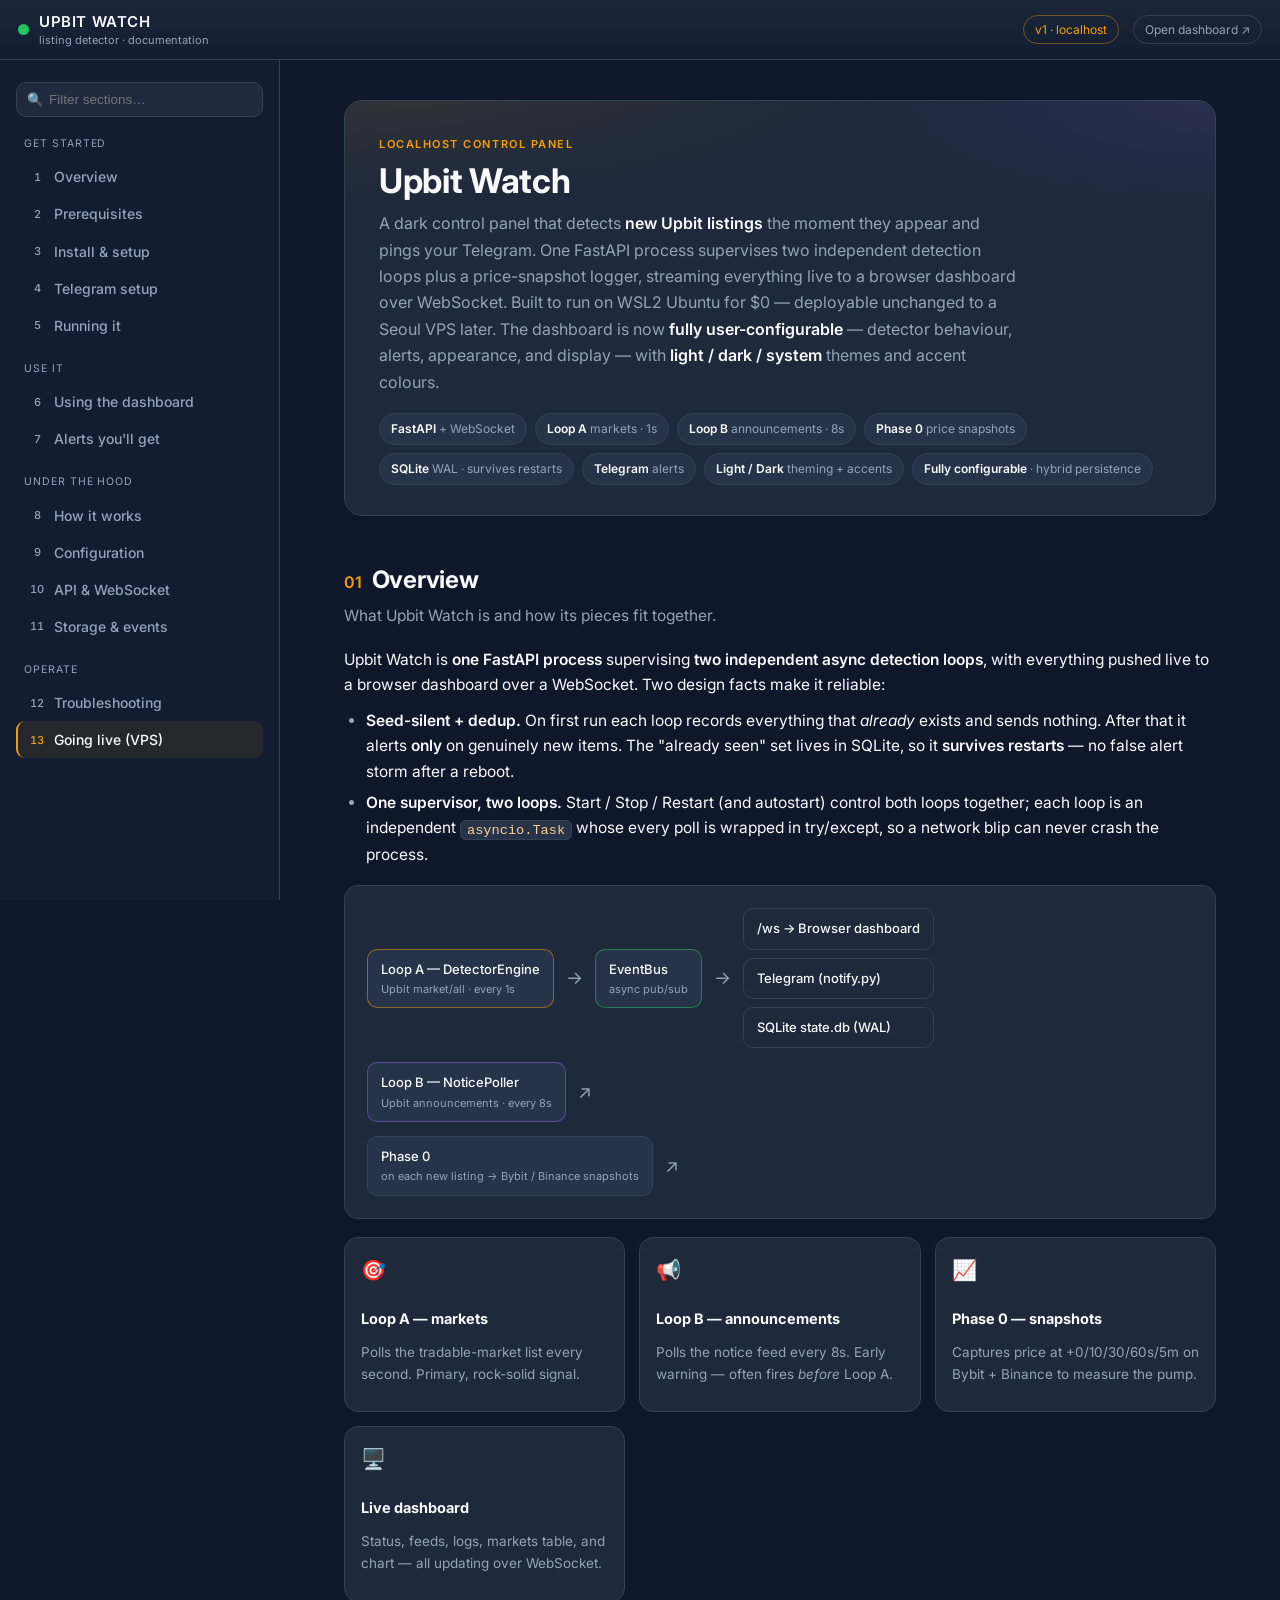
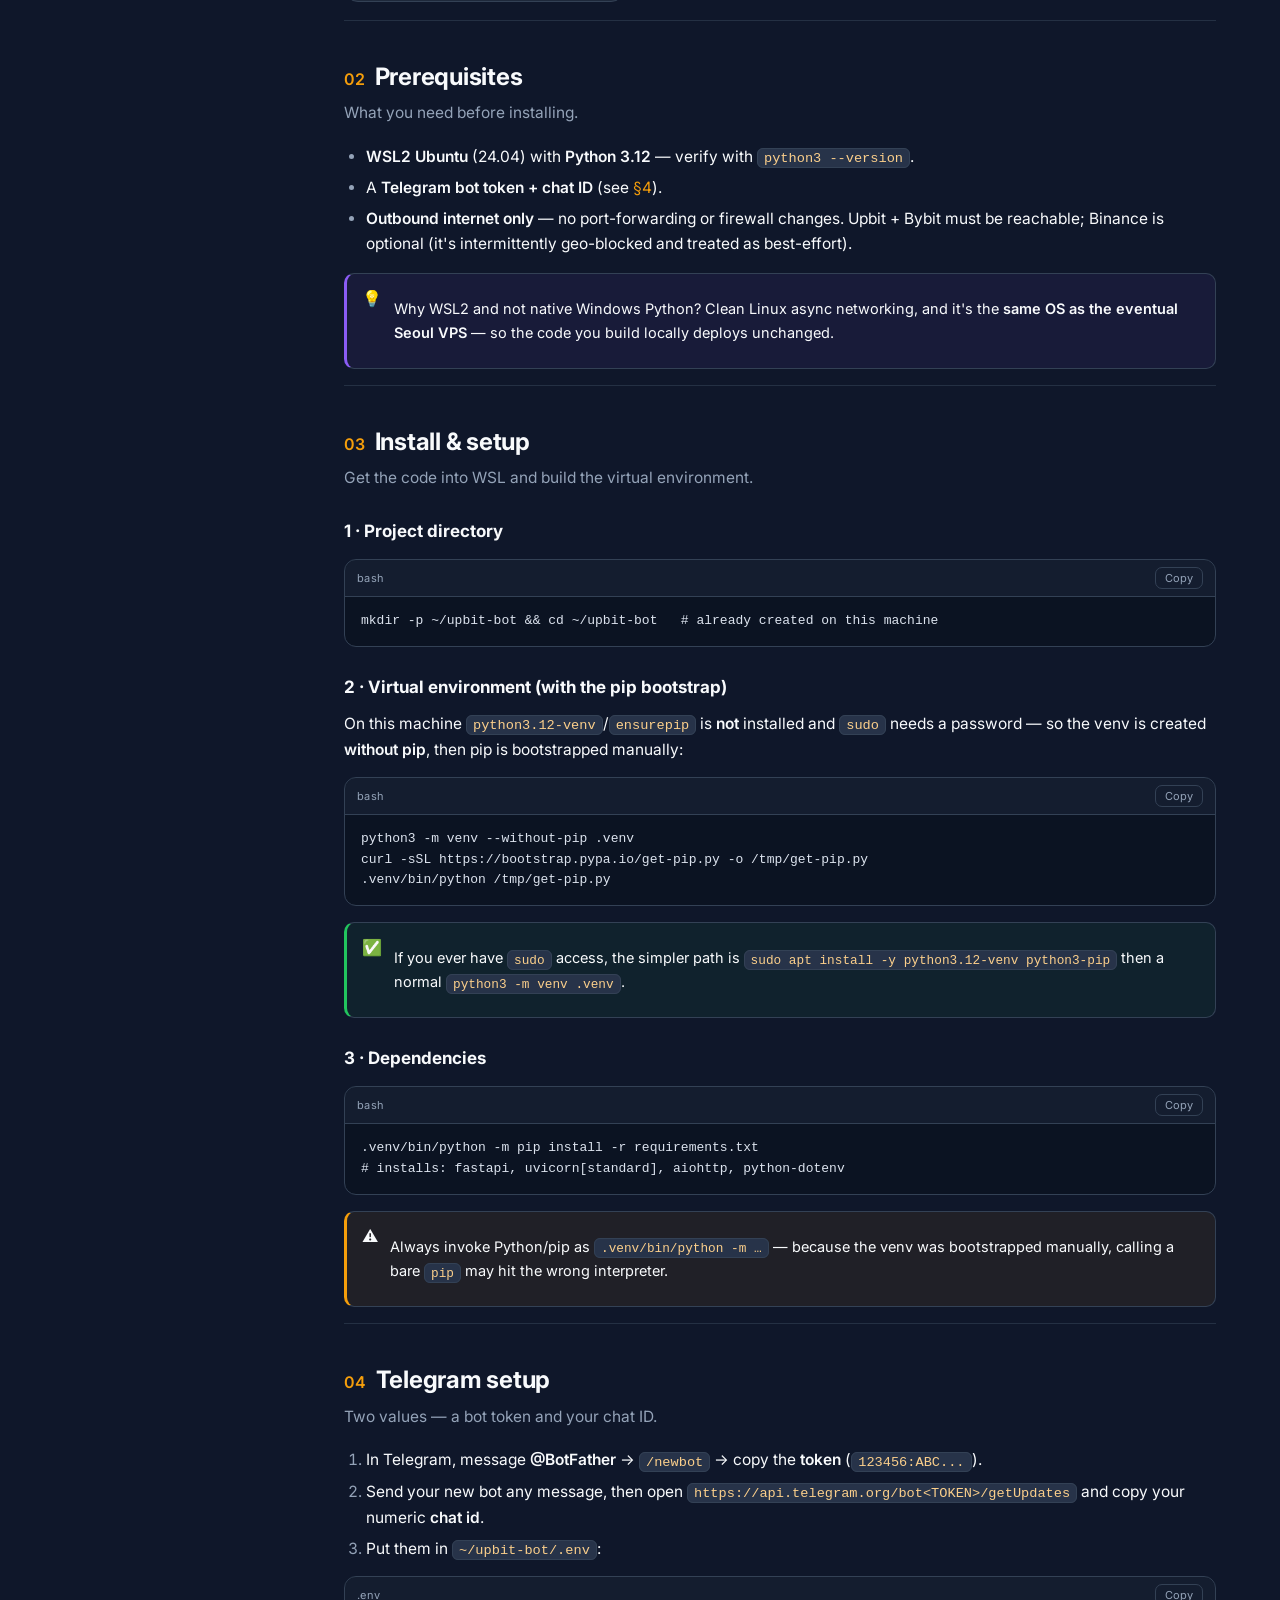
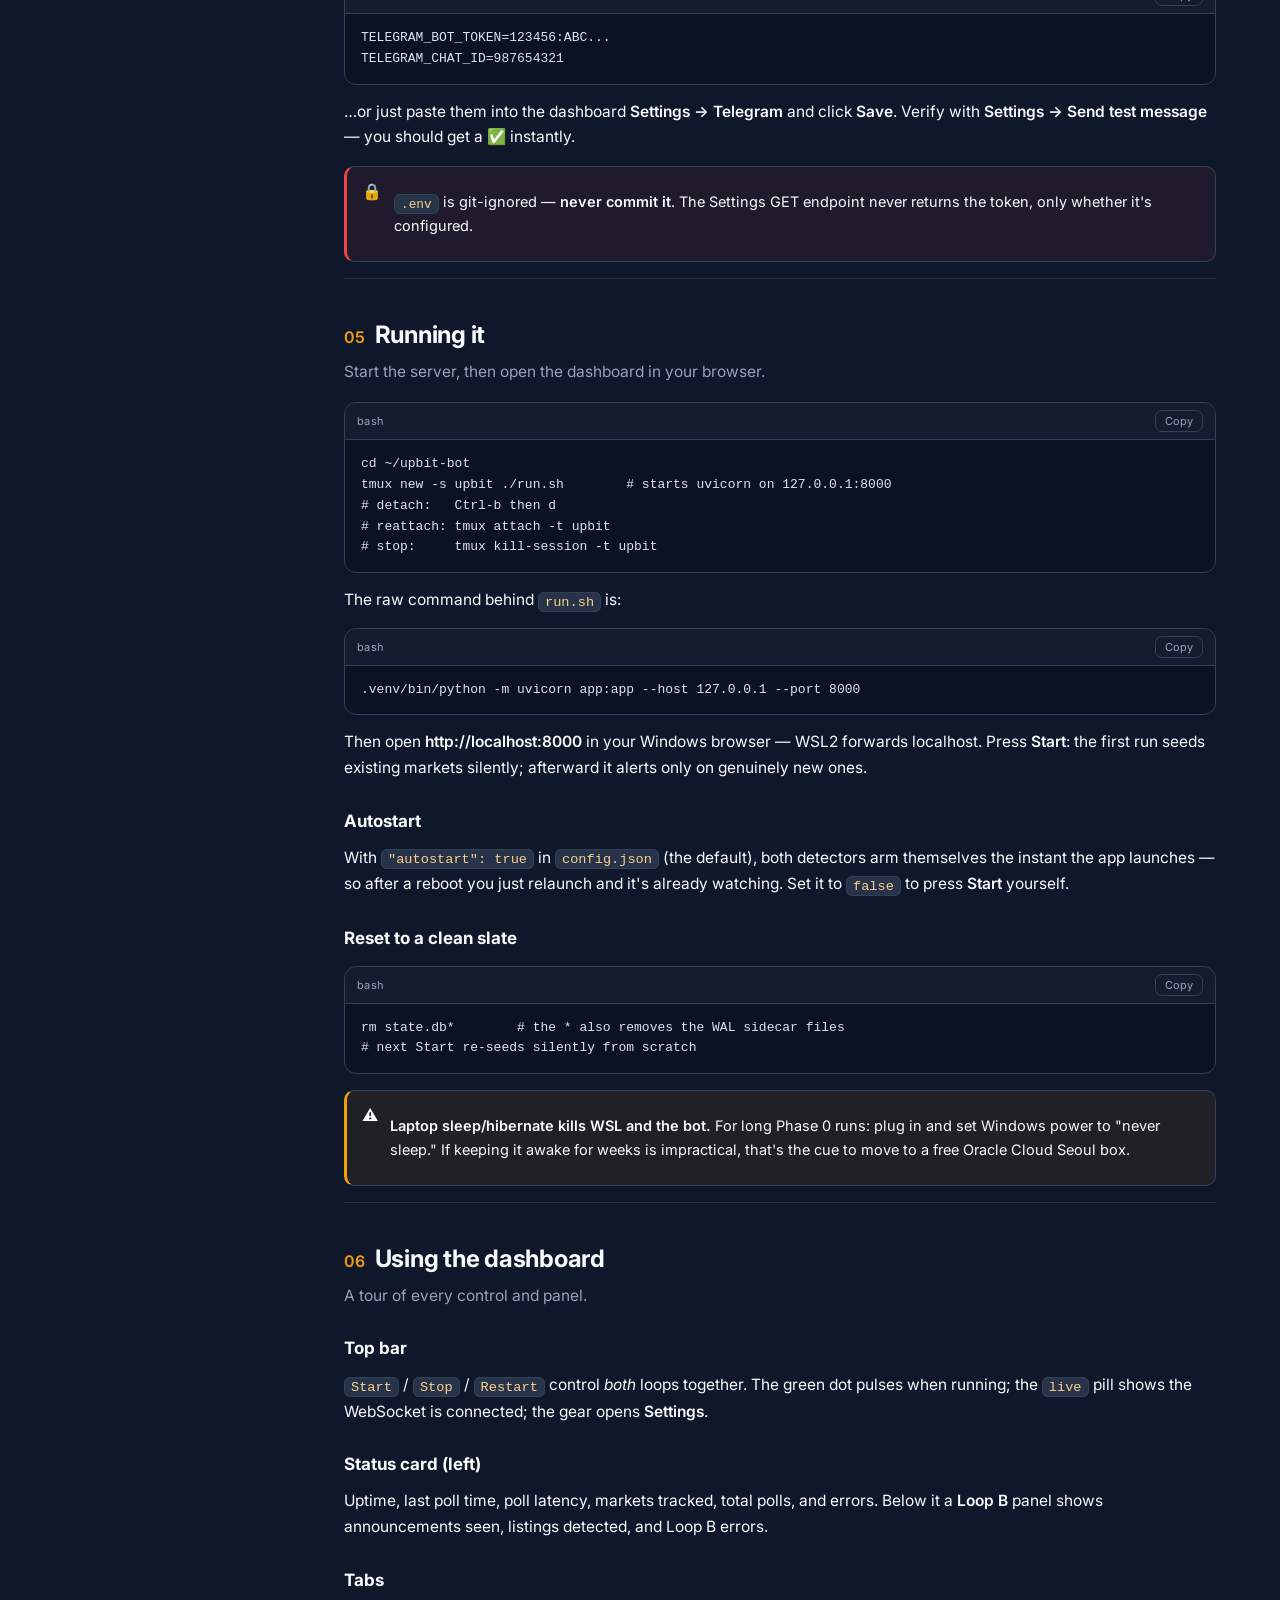
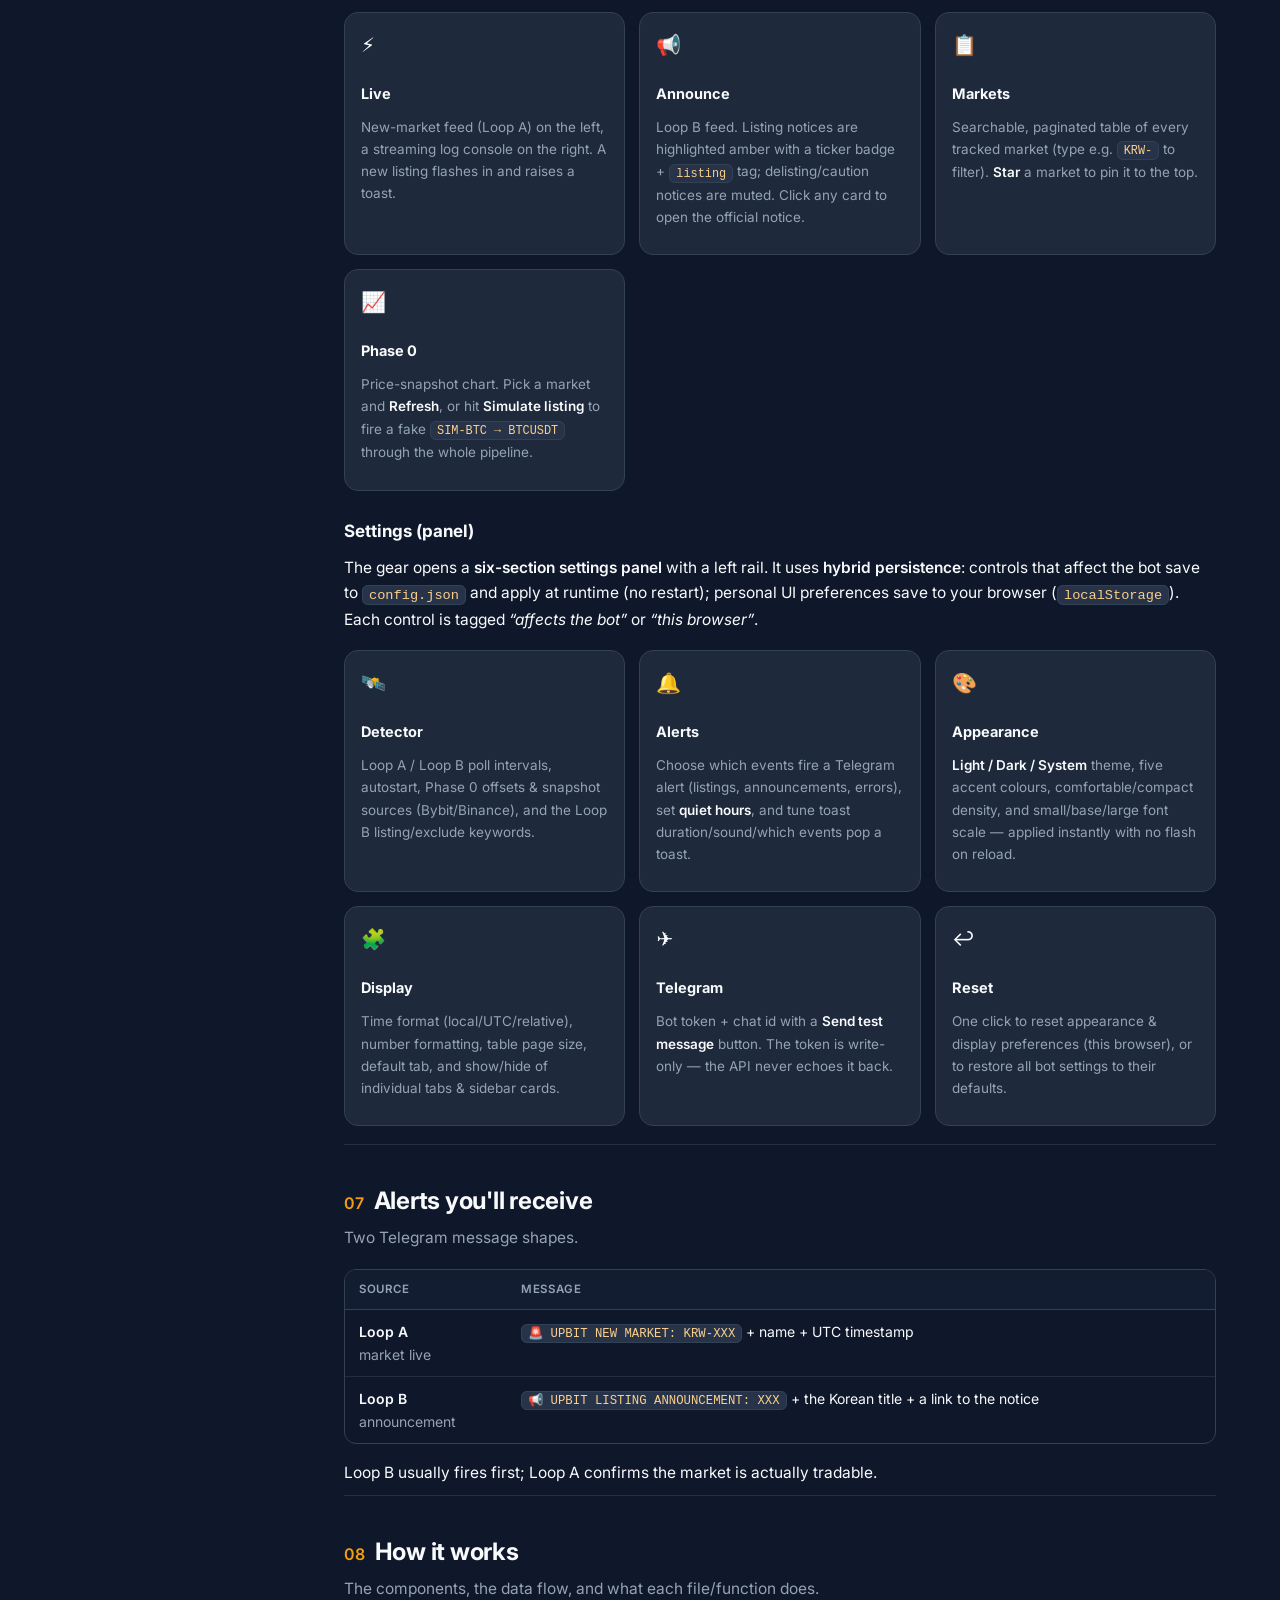
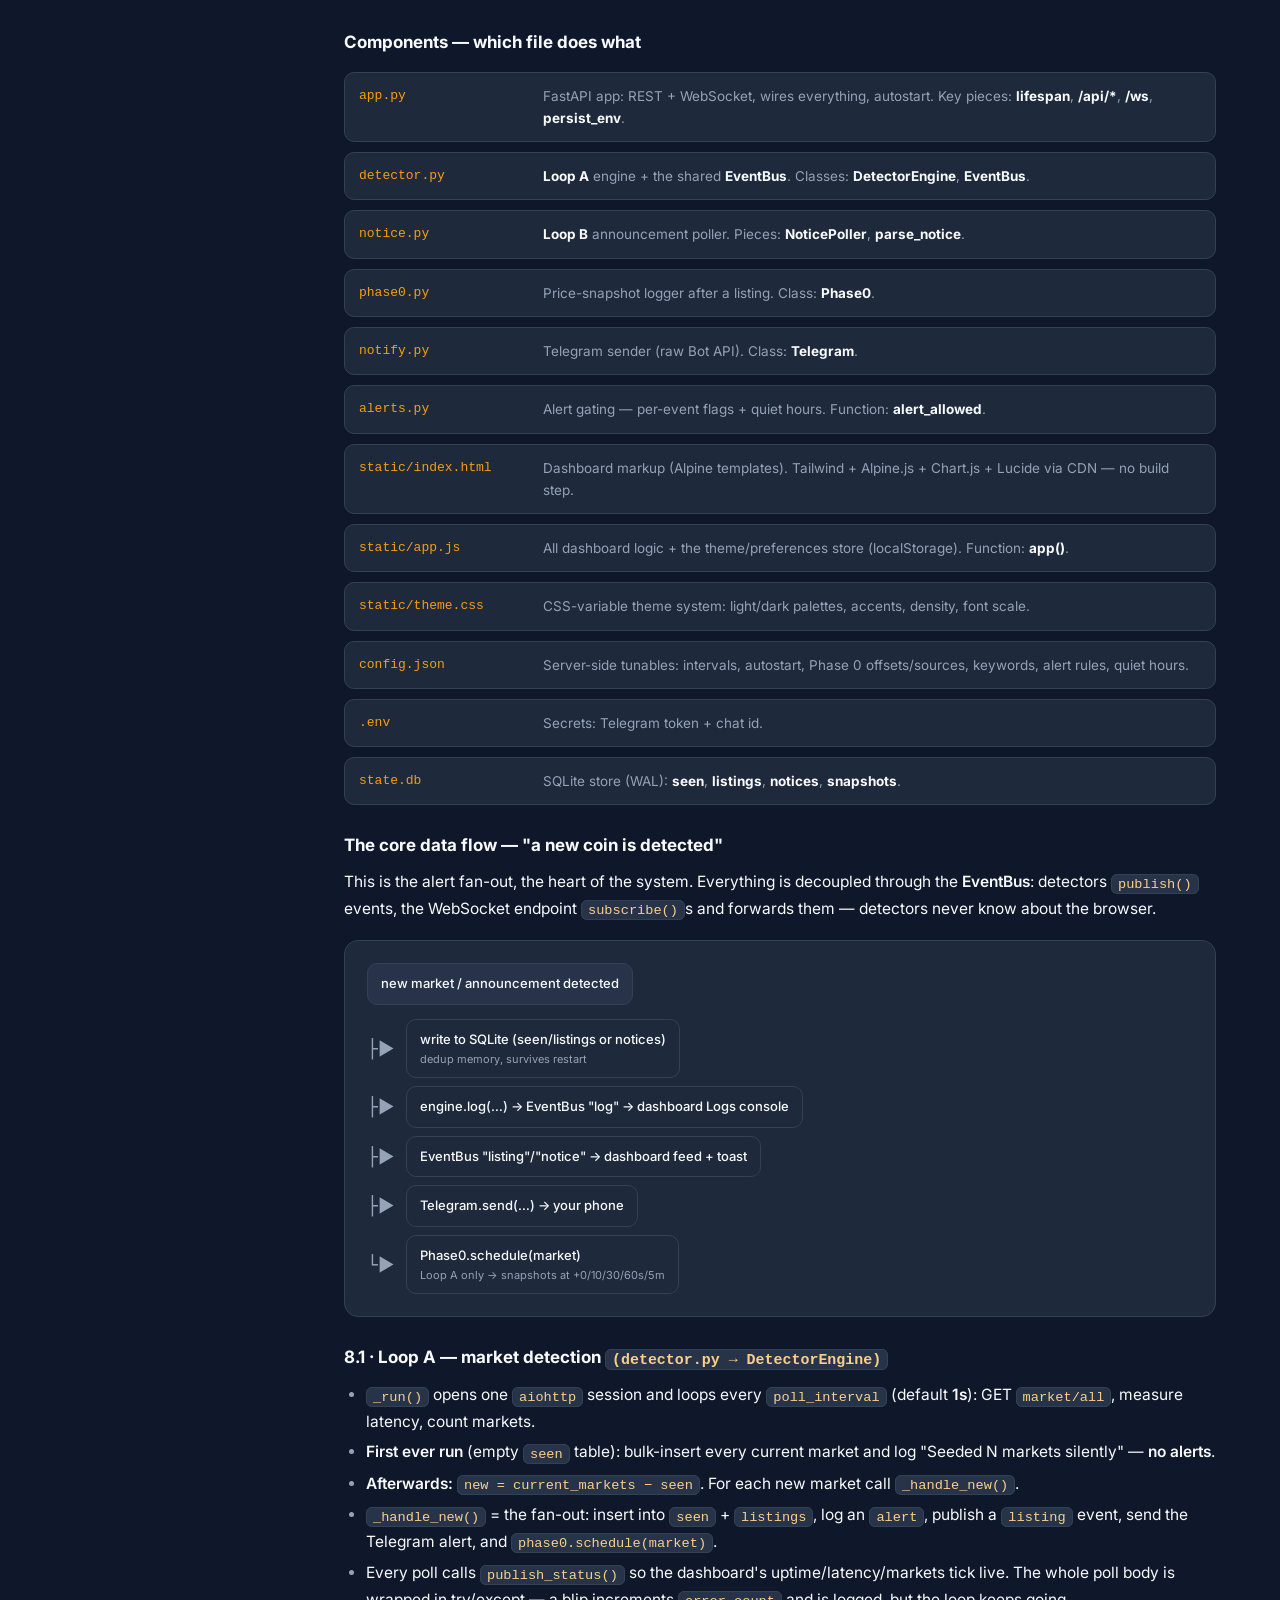
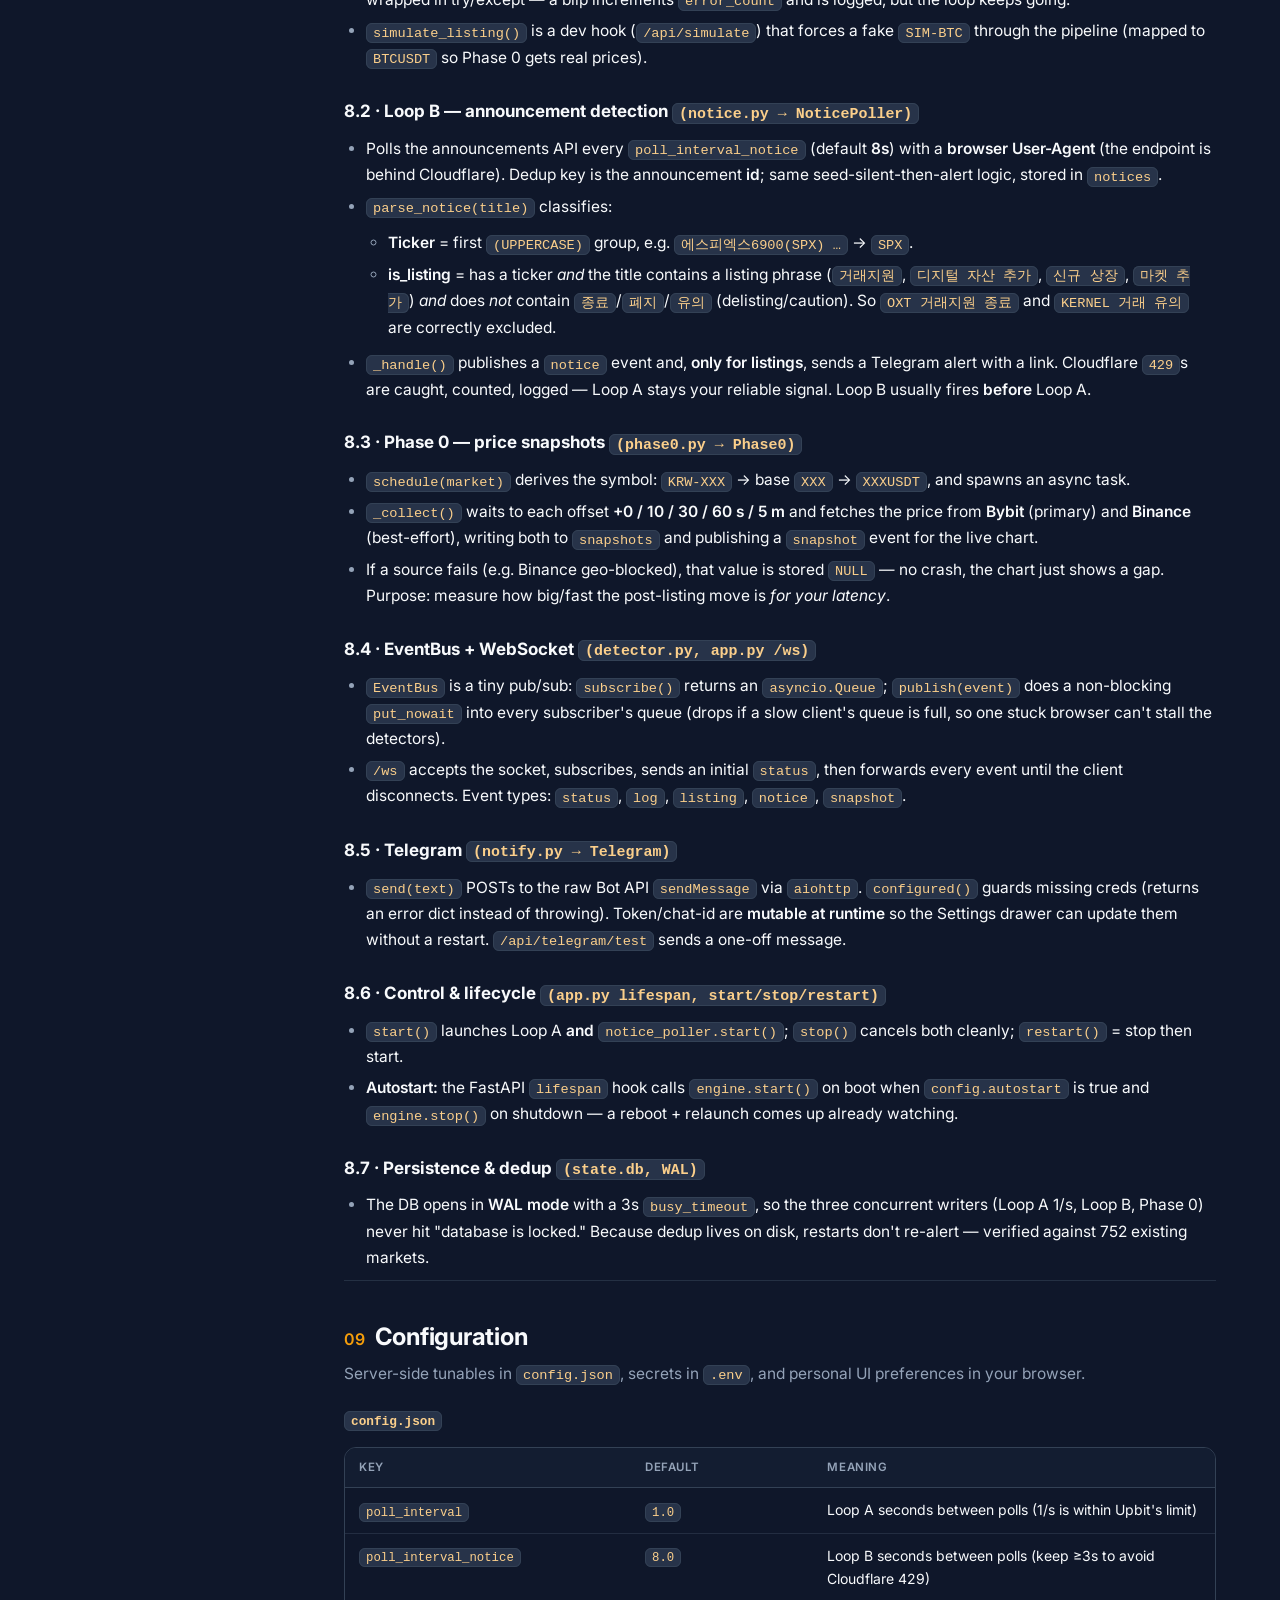
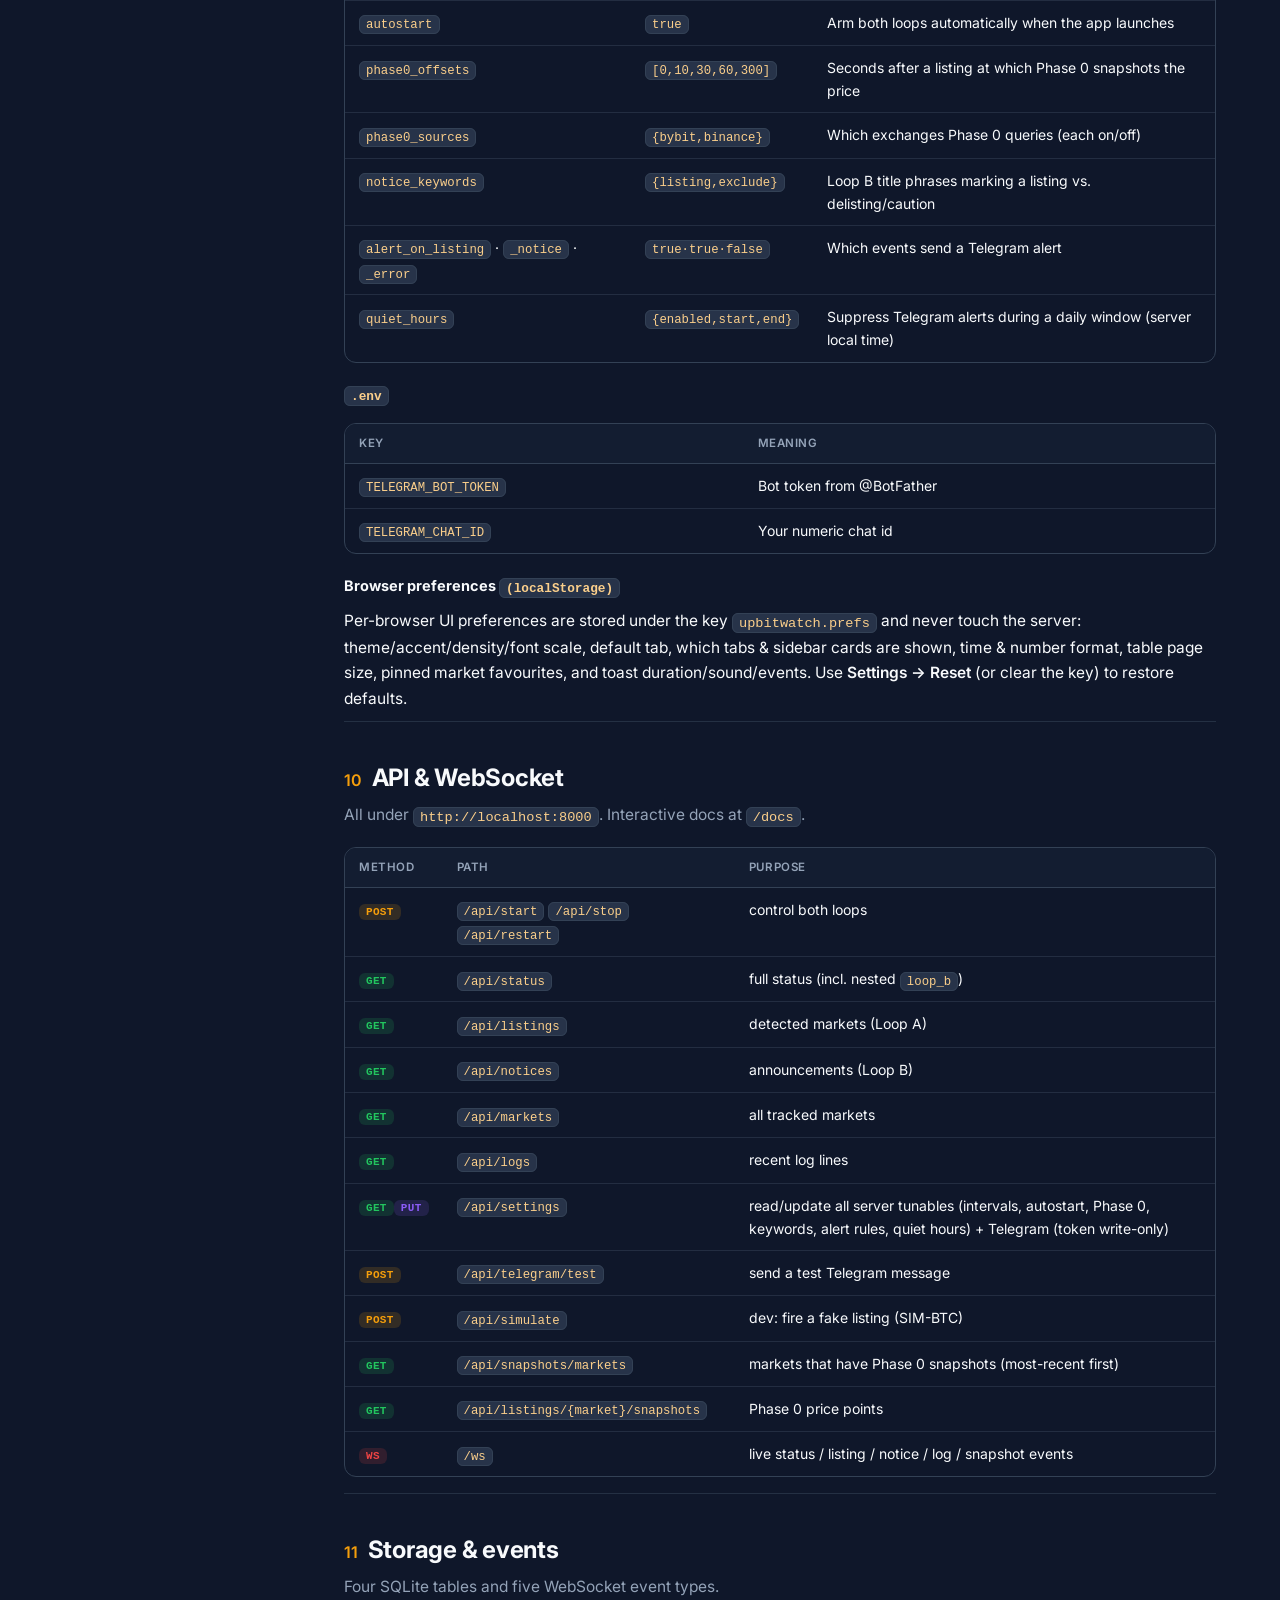
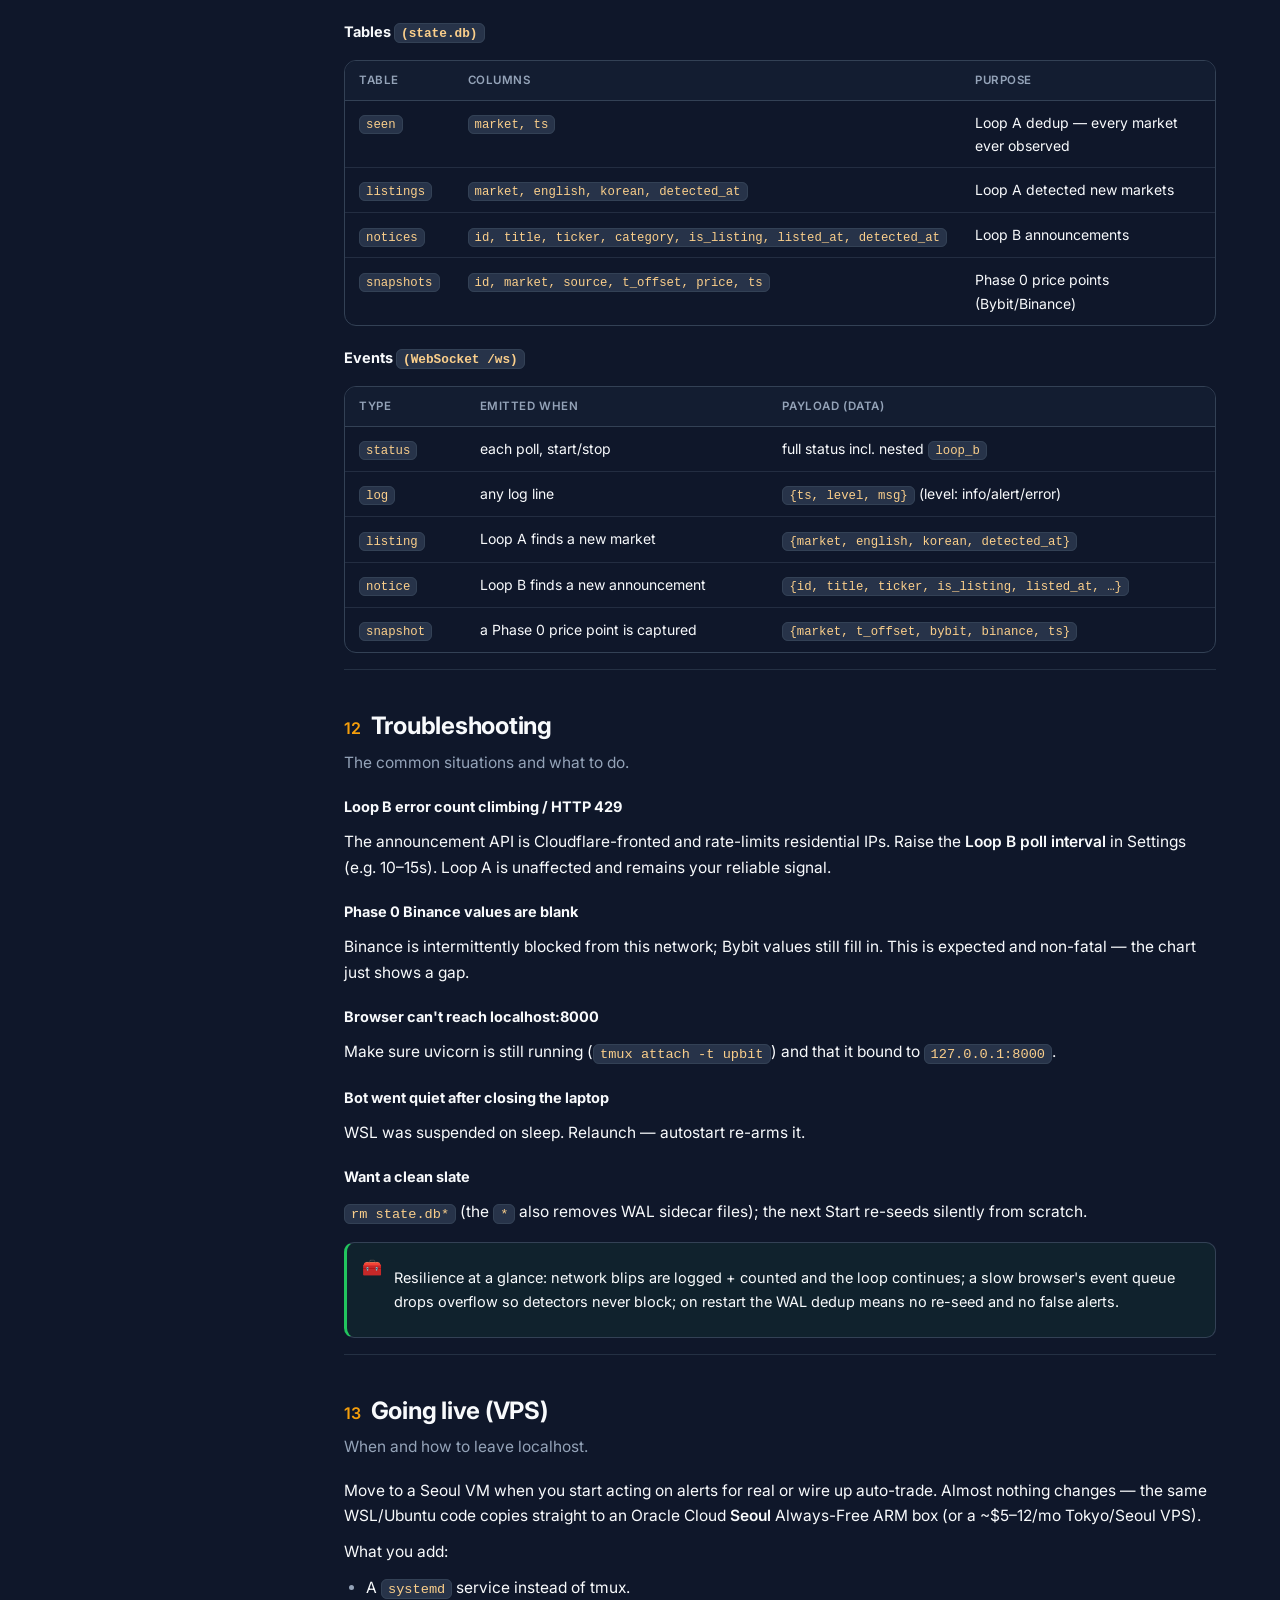
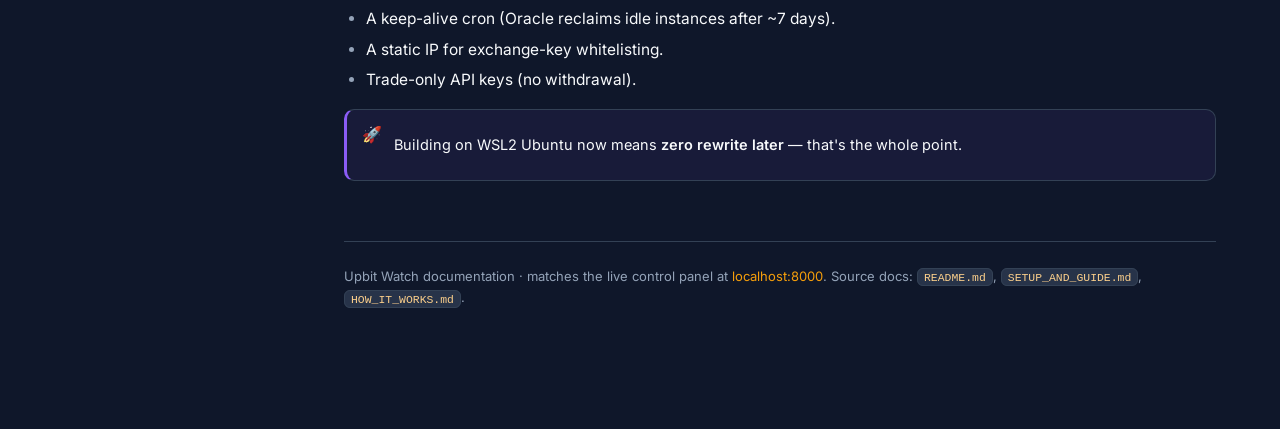
<file: docs-site/index.html>
<!doctype html>
<html lang="en">
<head>
  <meta charset="utf-8" />
  <meta name="viewport" content="width=device-width, initial-scale=1" />
  <title>Upbit Watch — Documentation</title>
  <link rel="icon" href="data:," />
  <link rel="preconnect" href="https://fonts.googleapis.com" />
  <link rel="preconnect" href="https://fonts.gstatic.com" crossorigin />
  <link href="https://fonts.googleapis.com/css2?family=Inter:wght@300;400;500;600;700&display=swap" rel="stylesheet" />
  <link rel="stylesheet" href="styles.css" />
</head>
<body>

  <!-- ===== Top bar ===== -->
  <header class="topbar">
    <button class="hamburger" id="hamburger" aria-label="Toggle navigation">☰</button>
    <div class="brand">
      <span class="dot" aria-hidden="true"></span>
      <div>
        <div class="title">UPBIT&nbsp;WATCH</div>
        <div class="subtitle">listing detector · documentation</div>
      </div>
    </div>
    <div class="spacer"></div>
    <span class="pill amber">v1 · localhost</span>
    <a class="pill" href="http://localhost:8000" target="_blank" rel="noopener">Open dashboard ↗</a>
  </header>

  <div class="layout">

    <!-- ===== Sidebar ===== -->
    <aside class="sidebar" id="sidebar">
      <div class="search-wrap">
        <span class="icon">🔍</span>
        <input id="search" type="search" placeholder="Filter sections…" autocomplete="off" />
      </div>

      <div class="nav-group-label">Get started</div>
      <nav class="nav">
        <a href="#overview"><span class="num">1</span> Overview</a>
        <a href="#prerequisites"><span class="num">2</span> Prerequisites</a>
        <a href="#install"><span class="num">3</span> Install &amp; setup</a>
        <a href="#telegram"><span class="num">4</span> Telegram setup</a>
        <a href="#run"><span class="num">5</span> Running it</a>
      </nav>

      <div class="nav-group-label">Use it</div>
      <nav class="nav">
        <a href="#dashboard"><span class="num">6</span> Using the dashboard</a>
        <a href="#alerts"><span class="num">7</span> Alerts you'll get</a>
      </nav>

      <div class="nav-group-label">Under the hood</div>
      <nav class="nav">
        <a href="#how-it-works"><span class="num">8</span> How it works</a>
        <a href="#configuration"><span class="num">9</span> Configuration</a>
        <a href="#api"><span class="num">10</span> API &amp; WebSocket</a>
        <a href="#storage"><span class="num">11</span> Storage &amp; events</a>
      </nav>

      <div class="nav-group-label">Operate</div>
      <nav class="nav">
        <a href="#troubleshooting"><span class="num">12</span> Troubleshooting</a>
        <a href="#going-live"><span class="num">13</span> Going live (VPS)</a>
      </nav>
    </aside>

    <div class="backdrop" id="backdrop"></div>

    <!-- ===== Content ===== -->
    <main class="content">
      <div class="content-inner">

        <!-- Hero -->
        <div class="hero">
          <div class="eyebrow">Localhost control panel</div>
          <h1>Upbit Watch</h1>
          <p>
            A dark control panel that detects <strong>new Upbit listings</strong> the moment they
            appear and pings your Telegram. One FastAPI process supervises two independent detection
            loops plus a price-snapshot logger, streaming everything live to a browser dashboard over
            WebSocket. Built to run on WSL2 Ubuntu for $0 — deployable unchanged to a Seoul VPS later.
            The dashboard is now <strong>fully user-configurable</strong> — detector behaviour, alerts,
            appearance, and display — with <strong>light / dark / system</strong> themes and accent colours.
          </p>
          <div class="badges">
            <span class="badge"><b>FastAPI</b> + WebSocket</span>
            <span class="badge"><b>Loop A</b> markets · 1s</span>
            <span class="badge"><b>Loop B</b> announcements · 8s</span>
            <span class="badge"><b>Phase 0</b> price snapshots</span>
            <span class="badge"><b>SQLite</b> WAL · survives restarts</span>
            <span class="badge"><b>Telegram</b> alerts</span>
            <span class="badge"><b>Light / Dark</b> theming + accents</span>
            <span class="badge"><b>Fully configurable</b> · hybrid persistence</span>
          </div>
        </div>

        <!-- 1. Overview -->
        <section class="doc" id="overview" data-title="overview big picture architecture two loops phase 0">
          <h2><span class="sec-num">01</span> Overview</h2>
          <p class="lede">What Upbit Watch is and how its pieces fit together.</p>

          <p>
            Upbit Watch is <strong>one FastAPI process</strong> supervising <strong>two independent
            async detection loops</strong>, with everything pushed live to a browser dashboard over a
            WebSocket. Two design facts make it reliable:
          </p>
          <ul>
            <li>
              <strong>Seed-silent + dedup.</strong> On first run each loop records everything that
              <em>already</em> exists and sends nothing. After that it alerts <strong>only</strong> on
              genuinely new items. The "already seen" set lives in SQLite, so it
              <strong>survives restarts</strong> — no false alert storm after a reboot.
            </li>
            <li>
              <strong>One supervisor, two loops.</strong> Start / Stop / Restart (and autostart) control
              both loops together; each loop is an independent <code>asyncio.Task</code> whose every poll
              is wrapped in try/except, so a network blip can never crash the process.
            </li>
          </ul>

          <div class="diagram" aria-label="Architecture diagram">
            <div class="flow">
              <div class="flow-row">
                <div class="node a">Loop A — DetectorEngine <small>Upbit market/all · every 1s</small></div>
                <span class="arrow">→</span>
                <div class="node bus">EventBus <small>async pub/sub</small></div>
                <span class="arrow">→</span>
                <div class="fan">
                  <div class="node sink">/ws → Browser dashboard</div>
                  <div class="node sink">Telegram (notify.py)</div>
                  <div class="node sink">SQLite state.db (WAL)</div>
                </div>
              </div>
              <div class="flow-row">
                <div class="node b">Loop B — NoticePoller <small>Upbit announcements · every 8s</small></div>
                <span class="arrow">↗</span>
              </div>
              <div class="flow-row">
                <div class="node">Phase 0 <small>on each new listing → Bybit / Binance snapshots</small></div>
                <span class="arrow">↗</span>
              </div>
            </div>
          </div>

          <div class="cards">
            <div class="fcard"><div class="fic">🎯</div><h4>Loop A — markets</h4><p>Polls the tradable-market list every second. Primary, rock-solid signal.</p></div>
            <div class="fcard"><div class="fic">📢</div><h4>Loop B — announcements</h4><p>Polls the notice feed every 8s. Early warning — often fires <em>before</em> Loop A.</p></div>
            <div class="fcard"><div class="fic">📈</div><h4>Phase 0 — snapshots</h4><p>Captures price at +0/10/30/60s/5m on Bybit + Binance to measure the pump.</p></div>
            <div class="fcard"><div class="fic">🖥️</div><h4>Live dashboard</h4><p>Status, feeds, logs, markets table, and chart — all updating over WebSocket.</p></div>
          </div>
        </section>
        <hr class="section-divider" />

        <!-- 2. Prerequisites -->
        <section class="doc" id="prerequisites" data-title="prerequisites requirements wsl python telegram network">
          <h2><span class="sec-num">02</span> Prerequisites</h2>
          <p class="lede">What you need before installing.</p>
          <ul>
            <li><strong>WSL2 Ubuntu</strong> (24.04) with <strong>Python 3.12</strong> — verify with <code>python3 --version</code>.</li>
            <li>A <strong>Telegram bot token + chat ID</strong> (see <a href="#telegram">§4</a>).</li>
            <li><strong>Outbound internet only</strong> — no port-forwarding or firewall changes. Upbit + Bybit must be reachable; Binance is optional (it's intermittently geo-blocked and treated as best-effort).</li>
          </ul>
          <div class="callout note">
            <span class="ic">💡</span>
            <p>Why WSL2 and not native Windows Python? Clean Linux async networking, and it's the
            <strong>same OS as the eventual Seoul VPS</strong> — so the code you build locally deploys unchanged.</p>
          </div>
        </section>
        <hr class="section-divider" />

        <!-- 3. Install -->
        <section class="doc" id="install" data-title="install setup venv virtualenv pip bootstrap dependencies requirements">
          <h2><span class="sec-num">03</span> Install &amp; setup</h2>
          <p class="lede">Get the code into WSL and build the virtual environment.</p>

          <h3>1 · Project directory</h3>
          <div class="code">
            <div class="code-head"><span>bash</span><button class="copy-btn">Copy</button></div>
            <pre><code>mkdir -p ~/upbit-bot &amp;&amp; cd ~/upbit-bot   # already created on this machine</code></pre>
          </div>

          <h3>2 · Virtual environment (with the pip bootstrap)</h3>
          <p>
            On this machine <code>python3.12-venv</code>/<code>ensurepip</code> is <strong>not</strong>
            installed and <code>sudo</code> needs a password — so the venv is created
            <strong>without pip</strong>, then pip is bootstrapped manually:
          </p>
          <div class="code">
            <div class="code-head"><span>bash</span><button class="copy-btn">Copy</button></div>
            <pre><code>python3 -m venv --without-pip .venv
curl -sSL https://bootstrap.pypa.io/get-pip.py -o /tmp/get-pip.py
.venv/bin/python /tmp/get-pip.py</code></pre>
          </div>
          <div class="callout tip">
            <span class="ic">✅</span>
            <p>If you ever have <code>sudo</code> access, the simpler path is
            <code>sudo apt install -y python3.12-venv python3-pip</code> then a normal
            <code>python3 -m venv .venv</code>.</p>
          </div>

          <h3>3 · Dependencies</h3>
          <div class="code">
            <div class="code-head"><span>bash</span><button class="copy-btn">Copy</button></div>
            <pre><code>.venv/bin/python -m pip install -r requirements.txt
# installs: fastapi, uvicorn[standard], aiohttp, python-dotenv</code></pre>
          </div>
          <div class="callout warn">
            <span class="ic">⚠️</span>
            <p>Always invoke Python/pip as <code>.venv/bin/python -m …</code> — because the venv was
            bootstrapped manually, calling a bare <code>pip</code> may hit the wrong interpreter.</p>
          </div>
        </section>
        <hr class="section-divider" />

        <!-- 4. Telegram -->
        <section class="doc" id="telegram" data-title="telegram setup botfather token chat id env secrets">
          <h2><span class="sec-num">04</span> Telegram setup</h2>
          <p class="lede">Two values — a bot token and your chat ID.</p>
          <ol>
            <li>In Telegram, message <strong>@BotFather</strong> → <code>/newbot</code> → copy the <strong>token</strong> (<code>123456:ABC...</code>).</li>
            <li>Send your new bot any message, then open
              <code>https://api.telegram.org/bot&lt;TOKEN&gt;/getUpdates</code> and copy your numeric <strong>chat id</strong>.</li>
            <li>Put them in <code>~/upbit-bot/.env</code>:</li>
          </ol>
          <div class="code">
            <div class="code-head"><span>.env</span><button class="copy-btn">Copy</button></div>
            <pre><code>TELEGRAM_BOT_TOKEN=123456:ABC...
TELEGRAM_CHAT_ID=987654321</code></pre>
          </div>
          <p>
            …or just paste them into the dashboard <strong>Settings → Telegram</strong> and click
            <strong>Save</strong>. Verify with <strong>Settings → Send test message</strong> — you should
            get a ✅ instantly.
          </p>
          <div class="callout danger">
            <span class="ic">🔒</span>
            <p><code>.env</code> is git-ignored — <strong>never commit it</strong>. The Settings GET
            endpoint never returns the token, only whether it's configured.</p>
          </div>
        </section>
        <hr class="section-divider" />

        <!-- 5. Run -->
        <section class="doc" id="run" data-title="run running tmux uvicorn autostart reset stop start localhost port 8000">
          <h2><span class="sec-num">05</span> Running it</h2>
          <p class="lede">Start the server, then open the dashboard in your browser.</p>

          <div class="code">
            <div class="code-head"><span>bash</span><button class="copy-btn">Copy</button></div>
            <pre><code>cd ~/upbit-bot
tmux new -s upbit ./run.sh        # starts uvicorn on 127.0.0.1:8000
# detach:   Ctrl-b then d
# reattach: tmux attach -t upbit
# stop:     tmux kill-session -t upbit</code></pre>
          </div>
          <p>
            The raw command behind <code>run.sh</code> is:
          </p>
          <div class="code">
            <div class="code-head"><span>bash</span><button class="copy-btn">Copy</button></div>
            <pre><code>.venv/bin/python -m uvicorn app:app --host 127.0.0.1 --port 8000</code></pre>
          </div>
          <p>
            Then open <a href="http://localhost:8000" target="_blank" rel="noopener"><strong>http://localhost:8000</strong></a>
            in your Windows browser — WSL2 forwards localhost. Press <strong>Start</strong>: the first
            run seeds existing markets silently; afterward it alerts only on genuinely new ones.
          </p>

          <h3>Autostart</h3>
          <p>
            With <code>"autostart": true</code> in <code>config.json</code> (the default), both detectors
            arm themselves the instant the app launches — so after a reboot you just relaunch and it's
            already watching. Set it to <code>false</code> to press <strong>Start</strong> yourself.
          </p>

          <h3>Reset to a clean slate</h3>
          <div class="code">
            <div class="code-head"><span>bash</span><button class="copy-btn">Copy</button></div>
            <pre><code>rm state.db*        # the * also removes the WAL sidecar files
# next Start re-seeds silently from scratch</code></pre>
          </div>

          <div class="callout warn">
            <span class="ic">⚠️</span>
            <p><strong>Laptop sleep/hibernate kills WSL and the bot.</strong> For long Phase 0 runs:
            plug in and set Windows power to "never sleep." If keeping it awake for weeks is impractical,
            that's the cue to move to a free Oracle Cloud Seoul box.</p>
          </div>
        </section>
        <hr class="section-divider" />

        <!-- 6. Dashboard -->
        <section class="doc" id="dashboard" data-title="dashboard usage tabs live announce markets phase 0 settings top bar status configurable theme light dark appearance accent density favorites quiet hours">
          <h2><span class="sec-num">06</span> Using the dashboard</h2>
          <p class="lede">A tour of every control and panel.</p>

          <h3>Top bar</h3>
          <p>
            <code>Start</code> / <code>Stop</code> / <code>Restart</code> control <em>both</em> loops
            together. The green dot pulses when running; the <code>live</code> pill shows the WebSocket
            is connected; the gear opens <strong>Settings</strong>.
          </p>

          <h3>Status card (left)</h3>
          <p>
            Uptime, last poll time, poll latency, markets tracked, total polls, and errors. Below it a
            <strong>Loop B</strong> panel shows announcements seen, listings detected, and Loop B errors.
          </p>

          <h3>Tabs</h3>
          <div class="cards">
            <div class="fcard"><div class="fic">⚡</div><h4>Live</h4><p>New-market feed (Loop A) on the left, a streaming log console on the right. A new listing flashes in and raises a toast.</p></div>
            <div class="fcard"><div class="fic">📢</div><h4>Announce</h4><p>Loop B feed. Listing notices are highlighted amber with a ticker badge + <code>listing</code> tag; delisting/caution notices are muted. Click any card to open the official notice.</p></div>
            <div class="fcard"><div class="fic">📋</div><h4>Markets</h4><p>Searchable, paginated table of every tracked market (type e.g. <code>KRW-</code> to filter). <strong>Star</strong> a market to pin it to the top.</p></div>
            <div class="fcard"><div class="fic">📈</div><h4>Phase 0</h4><p>Price-snapshot chart. Pick a market and <strong>Refresh</strong>, or hit <strong>Simulate listing</strong> to fire a fake <code>SIM-BTC → BTCUSDT</code> through the whole pipeline.</p></div>
          </div>

          <h3>Settings (panel)</h3>
          <p>
            The gear opens a <strong>six-section settings panel</strong> with a left rail. It uses
            <strong>hybrid persistence</strong>: controls that affect the bot save to <code>config.json</code>
            and apply at runtime (no restart); personal UI preferences save to your browser
            (<code>localStorage</code>). Each control is tagged <em>“affects the bot”</em> or <em>“this browser”</em>.
          </p>
          <div class="cards">
            <div class="fcard"><div class="fic">🛰️</div><h4>Detector</h4><p>Loop A / Loop B poll intervals, autostart, Phase 0 offsets &amp; snapshot sources (Bybit/Binance), and the Loop B listing/exclude keywords.</p></div>
            <div class="fcard"><div class="fic">🔔</div><h4>Alerts</h4><p>Choose which events fire a Telegram alert (listings, announcements, errors), set <strong>quiet hours</strong>, and tune toast duration/sound/which events pop a toast.</p></div>
            <div class="fcard"><div class="fic">🎨</div><h4>Appearance</h4><p><strong>Light / Dark / System</strong> theme, five accent colours, comfortable/compact density, and small/base/large font scale — applied instantly with no flash on reload.</p></div>
            <div class="fcard"><div class="fic">🧩</div><h4>Display</h4><p>Time format (local/UTC/relative), number formatting, table page size, default tab, and show/hide of individual tabs &amp; sidebar cards.</p></div>
            <div class="fcard"><div class="fic">✈️</div><h4>Telegram</h4><p>Bot token + chat id with a <strong>Send test message</strong> button. The token is write-only — the API never echoes it back.</p></div>
            <div class="fcard"><div class="fic">↩️</div><h4>Reset</h4><p>One click to reset appearance &amp; display preferences (this browser), or to restore all bot settings to their defaults.</p></div>
          </div>
        </section>
        <hr class="section-divider" />

        <!-- 7. Alerts -->
        <section class="doc" id="alerts" data-title="alerts telegram notifications new market listing announcement">
          <h2><span class="sec-num">07</span> Alerts you'll receive</h2>
          <p class="lede">Two Telegram message shapes.</p>
          <div class="table-wrap">
            <table>
              <thead><tr><th>Source</th><th>Message</th></tr></thead>
              <tbody>
                <tr>
                  <td><strong>Loop A</strong><br><span style="color:var(--sub)">market live</span></td>
                  <td><code>🚨 UPBIT NEW MARKET: KRW-XXX</code> + name + UTC timestamp</td>
                </tr>
                <tr>
                  <td><strong>Loop B</strong><br><span style="color:var(--sub)">announcement</span></td>
                  <td><code>📢 UPBIT LISTING ANNOUNCEMENT: XXX</code> + the Korean title + a link to the notice</td>
                </tr>
              </tbody>
            </table>
          </div>
          <p>Loop B usually fires first; Loop A confirms the market is actually tradable.</p>
        </section>
        <hr class="section-divider" />

        <!-- 8. How it works -->
        <section class="doc" id="how-it-works" data-title="how it works internals components detector engine notice poller phase0 eventbus websocket functions">
          <h2><span class="sec-num">08</span> How it works</h2>
          <p class="lede">The components, the data flow, and what each file/function does.</p>

          <h3>Components — which file does what</h3>
          <div class="filelist">
            <div class="fileitem"><div class="fname">app.py</div><div class="fdesc">FastAPI app: REST + WebSocket, wires everything, autostart. Key pieces: <b>lifespan</b>, <b>/api/*</b>, <b>/ws</b>, <b>persist_env</b>.</div></div>
            <div class="fileitem"><div class="fname">detector.py</div><div class="fdesc"><b>Loop A</b> engine + the shared <b>EventBus</b>. Classes: <b>DetectorEngine</b>, <b>EventBus</b>.</div></div>
            <div class="fileitem"><div class="fname">notice.py</div><div class="fdesc"><b>Loop B</b> announcement poller. Pieces: <b>NoticePoller</b>, <b>parse_notice</b>.</div></div>
            <div class="fileitem"><div class="fname">phase0.py</div><div class="fdesc">Price-snapshot logger after a listing. Class: <b>Phase0</b>.</div></div>
            <div class="fileitem"><div class="fname">notify.py</div><div class="fdesc">Telegram sender (raw Bot API). Class: <b>Telegram</b>.</div></div>
            <div class="fileitem"><div class="fname">alerts.py</div><div class="fdesc">Alert gating — per-event flags + quiet hours. Function: <b>alert_allowed</b>.</div></div>
            <div class="fileitem"><div class="fname">static/index.html</div><div class="fdesc">Dashboard markup (Alpine templates). Tailwind + Alpine.js + Chart.js + Lucide via CDN — no build step.</div></div>
            <div class="fileitem"><div class="fname">static/app.js</div><div class="fdesc">All dashboard logic + the theme/preferences store (localStorage). Function: <b>app()</b>.</div></div>
            <div class="fileitem"><div class="fname">static/theme.css</div><div class="fdesc">CSS-variable theme system: light/dark palettes, accents, density, font scale.</div></div>
            <div class="fileitem"><div class="fname">config.json</div><div class="fdesc">Server-side tunables: intervals, autostart, Phase 0 offsets/sources, keywords, alert rules, quiet hours.</div></div>
            <div class="fileitem"><div class="fname">.env</div><div class="fdesc">Secrets: Telegram token + chat id.</div></div>
            <div class="fileitem"><div class="fname">state.db</div><div class="fdesc">SQLite store (WAL): <b>seen</b>, <b>listings</b>, <b>notices</b>, <b>snapshots</b>.</div></div>
          </div>

          <h3>The core data flow — "a new coin is detected"</h3>
          <p>This is the alert fan-out, the heart of the system. Everything is decoupled through the
            <strong>EventBus</strong>: detectors <code>publish()</code> events, the WebSocket endpoint
            <code>subscribe()</code>s and forwards them — detectors never know about the browser.</p>
          <div class="diagram">
            <div class="flow">
              <div class="node" style="align-self:flex-start">new market / announcement detected</div>
              <div class="fan">
                <div class="flow-row"><span class="arrow">├▶</span><div class="node sink">write to SQLite (seen/listings or notices) <small>dedup memory, survives restart</small></div></div>
                <div class="flow-row"><span class="arrow">├▶</span><div class="node sink">engine.log(…) → EventBus "log" → dashboard Logs console</div></div>
                <div class="flow-row"><span class="arrow">├▶</span><div class="node sink">EventBus "listing"/"notice" → dashboard feed + toast</div></div>
                <div class="flow-row"><span class="arrow">├▶</span><div class="node sink">Telegram.send(…) → your phone</div></div>
                <div class="flow-row"><span class="arrow">└▶</span><div class="node sink">Phase0.schedule(market) <small>Loop A only → snapshots at +0/10/30/60s/5m</small></div></div>
              </div>
            </div>
          </div>

          <h3>8.1 · Loop A — market detection <code>(detector.py → DetectorEngine)</code></h3>
          <ul>
            <li><code>_run()</code> opens one <code>aiohttp</code> session and loops every <code>poll_interval</code> (default <strong>1s</strong>): GET <code>market/all</code>, measure latency, count markets.</li>
            <li><strong>First ever run</strong> (empty <code>seen</code> table): bulk-insert every current market and log "Seeded N markets silently" — <strong>no alerts</strong>.</li>
            <li><strong>Afterwards:</strong> <code>new = current_markets − seen</code>. For each new market call <code>_handle_new()</code>.</li>
            <li><code>_handle_new()</code> = the fan-out: insert into <code>seen</code> + <code>listings</code>, log an <code>alert</code>, publish a <code>listing</code> event, send the Telegram alert, and <code>phase0.schedule(market)</code>.</li>
            <li>Every poll calls <code>publish_status()</code> so the dashboard's uptime/latency/markets tick live. The whole poll body is wrapped in try/except — a blip increments <code>error_count</code> and is logged, but the loop keeps going.</li>
            <li><code>simulate_listing()</code> is a dev hook (<code>/api/simulate</code>) that forces a fake <code>SIM-BTC</code> through the pipeline (mapped to <code>BTCUSDT</code> so Phase 0 gets real prices).</li>
          </ul>

          <h3>8.2 · Loop B — announcement detection <code>(notice.py → NoticePoller)</code></h3>
          <ul>
            <li>Polls the announcements API every <code>poll_interval_notice</code> (default <strong>8s</strong>) with a <strong>browser User-Agent</strong> (the endpoint is behind Cloudflare). Dedup key is the announcement <strong>id</strong>; same seed-silent-then-alert logic, stored in <code>notices</code>.</li>
            <li><code>parse_notice(title)</code> classifies:
              <ul>
                <li><strong>Ticker</strong> = first <code>(UPPERCASE)</code> group, e.g. <code>에스피엑스6900(SPX) …</code> → <code>SPX</code>.</li>
                <li><strong>is_listing</strong> = has a ticker <em>and</em> the title contains a listing phrase (<code>거래지원</code>, <code>디지털 자산 추가</code>, <code>신규 상장</code>, <code>마켓 추가</code>) <em>and</em> does <em>not</em> contain <code>종료</code>/<code>폐지</code>/<code>유의</code> (delisting/caution). So <code>OXT 거래지원 종료</code> and <code>KERNEL 거래 유의</code> are correctly excluded.</li>
              </ul>
            </li>
            <li><code>_handle()</code> publishes a <code>notice</code> event and, <strong>only for listings</strong>, sends a Telegram alert with a link. Cloudflare <code>429</code>s are caught, counted, logged — Loop A stays your reliable signal. Loop B usually fires <strong>before</strong> Loop A.</li>
          </ul>

          <h3>8.3 · Phase 0 — price snapshots <code>(phase0.py → Phase0)</code></h3>
          <ul>
            <li><code>schedule(market)</code> derives the symbol: <code>KRW-XXX</code> → base <code>XXX</code> → <code>XXXUSDT</code>, and spawns an async task.</li>
            <li><code>_collect()</code> waits to each offset <strong>+0 / 10 / 30 / 60 s / 5 m</strong> and fetches the price from <strong>Bybit</strong> (primary) and <strong>Binance</strong> (best-effort), writing both to <code>snapshots</code> and publishing a <code>snapshot</code> event for the live chart.</li>
            <li>If a source fails (e.g. Binance geo-blocked), that value is stored <code>NULL</code> — no crash, the chart just shows a gap. Purpose: measure how big/fast the post-listing move is <em>for your latency</em>.</li>
          </ul>

          <h3>8.4 · EventBus + WebSocket <code>(detector.py, app.py /ws)</code></h3>
          <ul>
            <li><code>EventBus</code> is a tiny pub/sub: <code>subscribe()</code> returns an <code>asyncio.Queue</code>; <code>publish(event)</code> does a non-blocking <code>put_nowait</code> into every subscriber's queue (drops if a slow client's queue is full, so one stuck browser can't stall the detectors).</li>
            <li><code>/ws</code> accepts the socket, subscribes, sends an initial <code>status</code>, then forwards every event until the client disconnects. Event types: <code>status</code>, <code>log</code>, <code>listing</code>, <code>notice</code>, <code>snapshot</code>.</li>
          </ul>

          <h3>8.5 · Telegram <code>(notify.py → Telegram)</code></h3>
          <ul>
            <li><code>send(text)</code> POSTs to the raw Bot API <code>sendMessage</code> via <code>aiohttp</code>. <code>configured()</code> guards missing creds (returns an error dict instead of throwing). Token/chat-id are <strong>mutable at runtime</strong> so the Settings drawer can update them without a restart. <code>/api/telegram/test</code> sends a one-off message.</li>
          </ul>

          <h3>8.6 · Control &amp; lifecycle <code>(app.py lifespan, start/stop/restart)</code></h3>
          <ul>
            <li><code>start()</code> launches Loop A <strong>and</strong> <code>notice_poller.start()</code>; <code>stop()</code> cancels both cleanly; <code>restart()</code> = stop then start.</li>
            <li><strong>Autostart:</strong> the FastAPI <code>lifespan</code> hook calls <code>engine.start()</code> on boot when <code>config.autostart</code> is true and <code>engine.stop()</code> on shutdown — a reboot + relaunch comes up already watching.</li>
          </ul>

          <h3>8.7 · Persistence &amp; dedup <code>(state.db, WAL)</code></h3>
          <ul>
            <li>The DB opens in <strong>WAL mode</strong> with a 3s <code>busy_timeout</code>, so the three concurrent writers (Loop A 1/s, Loop B, Phase 0) never hit "database is locked." Because dedup lives on disk, restarts don't re-alert — verified against 752 existing markets.</li>
          </ul>
        </section>
        <hr class="section-divider" />

        <!-- 9. Configuration -->
        <section class="doc" id="configuration" data-title="configuration config.json env poll interval autostart phase0 offsets sources keywords alerts quiet hours localstorage preferences reference">
          <h2><span class="sec-num">09</span> Configuration</h2>
          <p class="lede">Server-side tunables in <code>config.json</code>, secrets in <code>.env</code>, and personal UI preferences in your browser.</p>

          <h4><code>config.json</code></h4>
          <div class="table-wrap">
            <table>
              <thead><tr><th>Key</th><th>Default</th><th>Meaning</th></tr></thead>
              <tbody>
                <tr><td><code>poll_interval</code></td><td><code>1.0</code></td><td>Loop A seconds between polls (1/s is within Upbit's limit)</td></tr>
                <tr><td><code>poll_interval_notice</code></td><td><code>8.0</code></td><td>Loop B seconds between polls (keep ≥3s to avoid Cloudflare 429)</td></tr>
                <tr><td><code>autostart</code></td><td><code>true</code></td><td>Arm both loops automatically when the app launches</td></tr>
                <tr><td><code>phase0_offsets</code></td><td><code>[0,10,30,60,300]</code></td><td>Seconds after a listing at which Phase 0 snapshots the price</td></tr>
                <tr><td><code>phase0_sources</code></td><td><code>{bybit,binance}</code></td><td>Which exchanges Phase 0 queries (each on/off)</td></tr>
                <tr><td><code>notice_keywords</code></td><td><code>{listing,exclude}</code></td><td>Loop B title phrases marking a listing vs. delisting/caution</td></tr>
                <tr><td><code>alert_on_listing</code> · <code>_notice</code> · <code>_error</code></td><td><code>true·true·false</code></td><td>Which events send a Telegram alert</td></tr>
                <tr><td><code>quiet_hours</code></td><td><code>{enabled,start,end}</code></td><td>Suppress Telegram alerts during a daily window (server local time)</td></tr>
              </tbody>
            </table>
          </div>

          <h4><code>.env</code></h4>
          <div class="table-wrap">
            <table>
              <thead><tr><th>Key</th><th>Meaning</th></tr></thead>
              <tbody>
                <tr><td><code>TELEGRAM_BOT_TOKEN</code></td><td>Bot token from @BotFather</td></tr>
                <tr><td><code>TELEGRAM_CHAT_ID</code></td><td>Your numeric chat id</td></tr>
              </tbody>
            </table>
          </div>

          <h4>Browser preferences <code>(localStorage)</code></h4>
          <p>
            Per-browser UI preferences are stored under the key <code>upbitwatch.prefs</code> and never
            touch the server: theme/accent/density/font scale, default tab, which tabs &amp; sidebar cards
            are shown, time &amp; number format, table page size, pinned market favourites, and toast
            duration/sound/events. Use <strong>Settings → Reset</strong> (or clear the key) to restore defaults.
          </p>
        </section>
        <hr class="section-divider" />

        <!-- 10. API -->
        <section class="doc" id="api" data-title="api reference rest endpoints websocket start stop status listings notices markets logs settings simulate snapshots">
          <h2><span class="sec-num">10</span> API &amp; WebSocket</h2>
          <p class="lede">All under <code>http://localhost:8000</code>. Interactive docs at <code>/docs</code>.</p>
          <div class="table-wrap">
            <table>
              <thead><tr><th>Method</th><th>Path</th><th>Purpose</th></tr></thead>
              <tbody>
                <tr><td><span class="m post">POST</span></td><td><code>/api/start</code> <code>/api/stop</code> <code>/api/restart</code></td><td>control both loops</td></tr>
                <tr><td><span class="m get">GET</span></td><td><code>/api/status</code></td><td>full status (incl. nested <code>loop_b</code>)</td></tr>
                <tr><td><span class="m get">GET</span></td><td><code>/api/listings</code></td><td>detected markets (Loop A)</td></tr>
                <tr><td><span class="m get">GET</span></td><td><code>/api/notices</code></td><td>announcements (Loop B)</td></tr>
                <tr><td><span class="m get">GET</span></td><td><code>/api/markets</code></td><td>all tracked markets</td></tr>
                <tr><td><span class="m get">GET</span></td><td><code>/api/logs</code></td><td>recent log lines</td></tr>
                <tr><td><span class="m get">GET</span><span class="m put">PUT</span></td><td><code>/api/settings</code></td><td>read/update all server tunables (intervals, autostart, Phase 0, keywords, alert rules, quiet hours) + Telegram (token write-only)</td></tr>
                <tr><td><span class="m post">POST</span></td><td><code>/api/telegram/test</code></td><td>send a test Telegram message</td></tr>
                <tr><td><span class="m post">POST</span></td><td><code>/api/simulate</code></td><td>dev: fire a fake listing (SIM-BTC)</td></tr>
                <tr><td><span class="m get">GET</span></td><td><code>/api/snapshots/markets</code></td><td>markets that have Phase 0 snapshots (most-recent first)</td></tr>
                <tr><td><span class="m get">GET</span></td><td><code>/api/listings/{market}/snapshots</code></td><td>Phase 0 price points</td></tr>
                <tr><td><span class="m ws">WS</span></td><td><code>/ws</code></td><td>live status / listing / notice / log / snapshot events</td></tr>
              </tbody>
            </table>
          </div>
        </section>
        <hr class="section-divider" />

        <!-- 11. Storage & events -->
        <section class="doc" id="storage" data-title="storage state.db tables seen listings notices snapshots events websocket types">
          <h2><span class="sec-num">11</span> Storage &amp; events</h2>
          <p class="lede">Four SQLite tables and five WebSocket event types.</p>

          <h4>Tables <code>(state.db)</code></h4>
          <div class="table-wrap">
            <table>
              <thead><tr><th>Table</th><th>Columns</th><th>Purpose</th></tr></thead>
              <tbody>
                <tr><td><code>seen</code></td><td><code>market, ts</code></td><td>Loop A dedup — every market ever observed</td></tr>
                <tr><td><code>listings</code></td><td><code>market, english, korean, detected_at</code></td><td>Loop A detected new markets</td></tr>
                <tr><td><code>notices</code></td><td><code>id, title, ticker, category, is_listing, listed_at, detected_at</code></td><td>Loop B announcements</td></tr>
                <tr><td><code>snapshots</code></td><td><code>id, market, source, t_offset, price, ts</code></td><td>Phase 0 price points (Bybit/Binance)</td></tr>
              </tbody>
            </table>
          </div>

          <h4>Events <code>(WebSocket /ws)</code></h4>
          <div class="table-wrap">
            <table>
              <thead><tr><th>type</th><th>Emitted when</th><th>Payload (data)</th></tr></thead>
              <tbody>
                <tr><td><code>status</code></td><td>each poll, start/stop</td><td>full status incl. nested <code>loop_b</code></td></tr>
                <tr><td><code>log</code></td><td>any log line</td><td><code>{ts, level, msg}</code> (level: info/alert/error)</td></tr>
                <tr><td><code>listing</code></td><td>Loop A finds a new market</td><td><code>{market, english, korean, detected_at}</code></td></tr>
                <tr><td><code>notice</code></td><td>Loop B finds a new announcement</td><td><code>{id, title, ticker, is_listing, listed_at, …}</code></td></tr>
                <tr><td><code>snapshot</code></td><td>a Phase 0 price point is captured</td><td><code>{market, t_offset, bybit, binance, ts}</code></td></tr>
              </tbody>
            </table>
          </div>
        </section>
        <hr class="section-divider" />

        <!-- 12. Troubleshooting -->
        <section class="doc" id="troubleshooting" data-title="troubleshooting problems 429 cloudflare binance blocked blank localhost laptop sleep reset">
          <h2><span class="sec-num">12</span> Troubleshooting</h2>
          <p class="lede">The common situations and what to do.</p>

          <h4>Loop B error count climbing / HTTP 429</h4>
          <p>The announcement API is Cloudflare-fronted and rate-limits residential IPs. Raise the
            <strong>Loop B poll interval</strong> in Settings (e.g. 10–15s). Loop A is unaffected and
            remains your reliable signal.</p>

          <h4>Phase 0 Binance values are blank</h4>
          <p>Binance is intermittently blocked from this network; Bybit values still fill in. This is
            expected and non-fatal — the chart just shows a gap.</p>

          <h4>Browser can't reach localhost:8000</h4>
          <p>Make sure uvicorn is still running (<code>tmux attach -t upbit</code>) and that it bound to
            <code>127.0.0.1:8000</code>.</p>

          <h4>Bot went quiet after closing the laptop</h4>
          <p>WSL was suspended on sleep. Relaunch — autostart re-arms it.</p>

          <h4>Want a clean slate</h4>
          <p><code>rm state.db*</code> (the <code>*</code> also removes WAL sidecar files); the next Start
            re-seeds silently from scratch.</p>

          <div class="callout tip">
            <span class="ic">🧰</span>
            <p>Resilience at a glance: network blips are logged + counted and the loop continues; a slow
            browser's event queue drops overflow so detectors never block; on restart the WAL dedup means
            no re-seed and no false alerts.</p>
          </div>
        </section>
        <hr class="section-divider" />

        <!-- 13. Going live -->
        <section class="doc" id="going-live" data-title="going live vps seoul oracle cloud systemd cron static ip api keys production">
          <h2><span class="sec-num">13</span> Going live (VPS)</h2>
          <p class="lede">When and how to leave localhost.</p>
          <p>
            Move to a Seoul VM when you start acting on alerts for real or wire up auto-trade. Almost
            nothing changes — the same WSL/Ubuntu code copies straight to an Oracle Cloud <strong>Seoul</strong>
            Always-Free ARM box (or a ~$5–12/mo Tokyo/Seoul VPS).
          </p>
          <p>What you add:</p>
          <ul>
            <li>A <code>systemd</code> service instead of tmux.</li>
            <li>A keep-alive cron (Oracle reclaims idle instances after ~7 days).</li>
            <li>A static IP for exchange-key whitelisting.</li>
            <li>Trade-only API keys (no withdrawal).</li>
          </ul>
          <div class="callout note">
            <span class="ic">🚀</span>
            <p>Building on WSL2 Ubuntu now means <strong>zero rewrite later</strong> — that's the whole point.</p>
          </div>
        </section>

        <div class="no-results" id="noResults">No sections match your filter.</div>

        <footer class="footer">
          Upbit Watch documentation · matches the live control panel at
          <a href="http://localhost:8000" target="_blank" rel="noopener">localhost:8000</a>.
          Source docs: <code>README.md</code>, <code>SETUP_AND_GUIDE.md</code>, <code>HOW_IT_WORKS.md</code>.
        </footer>

      </div>
    </main>
  </div>

  <script src="script.js"></script>
</body>
</html>
</file>
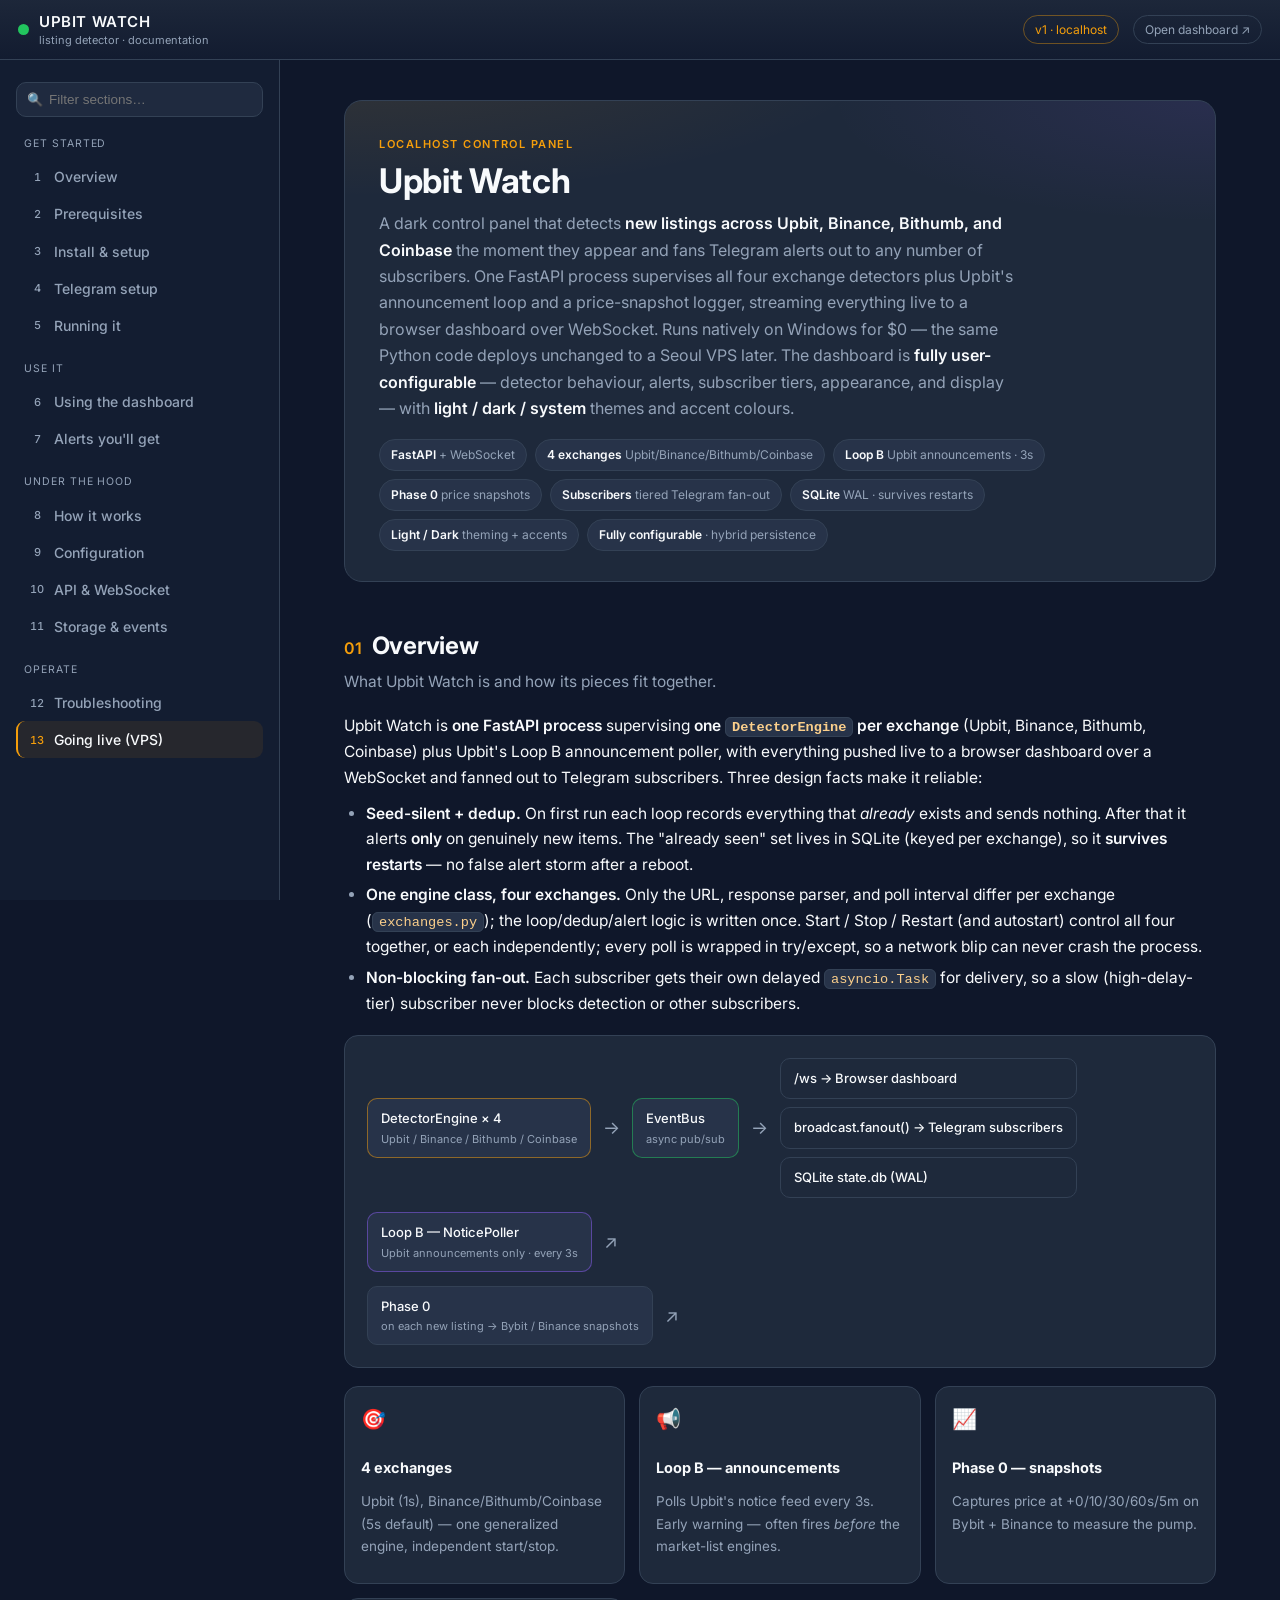
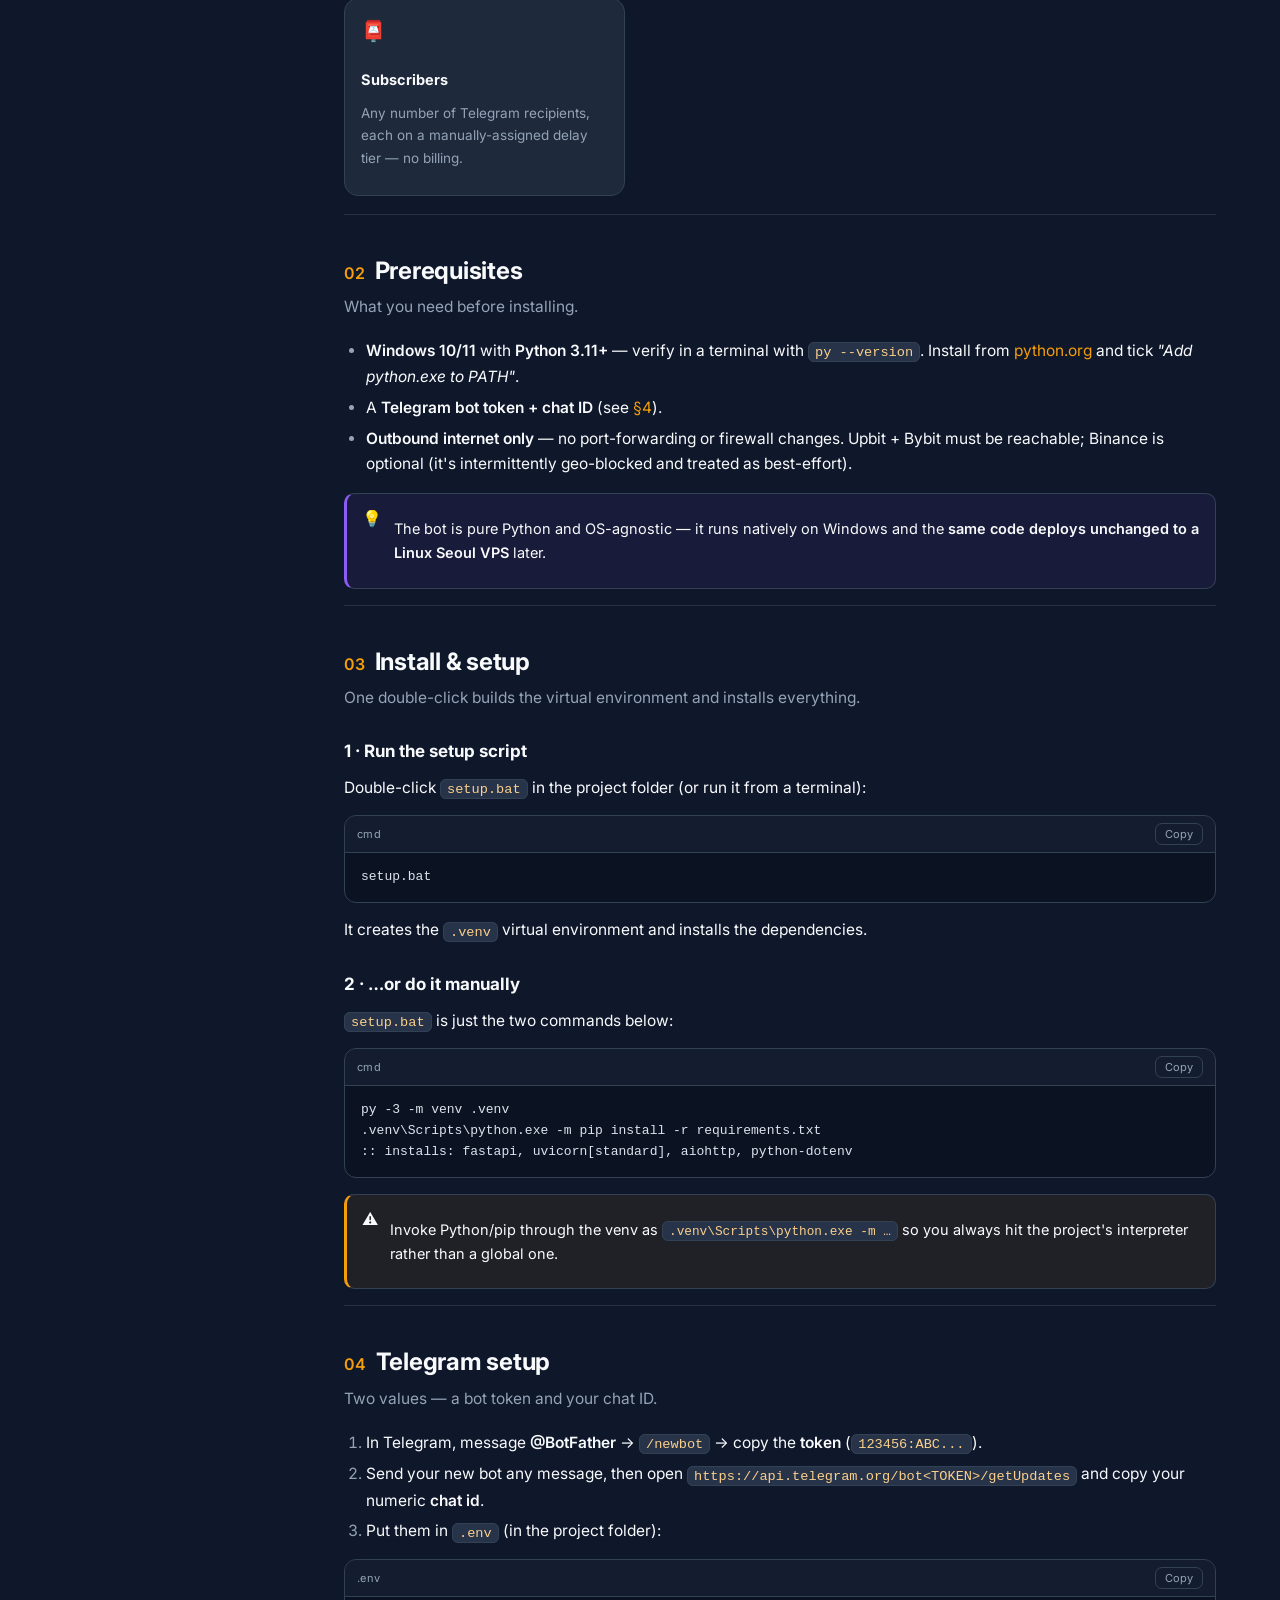
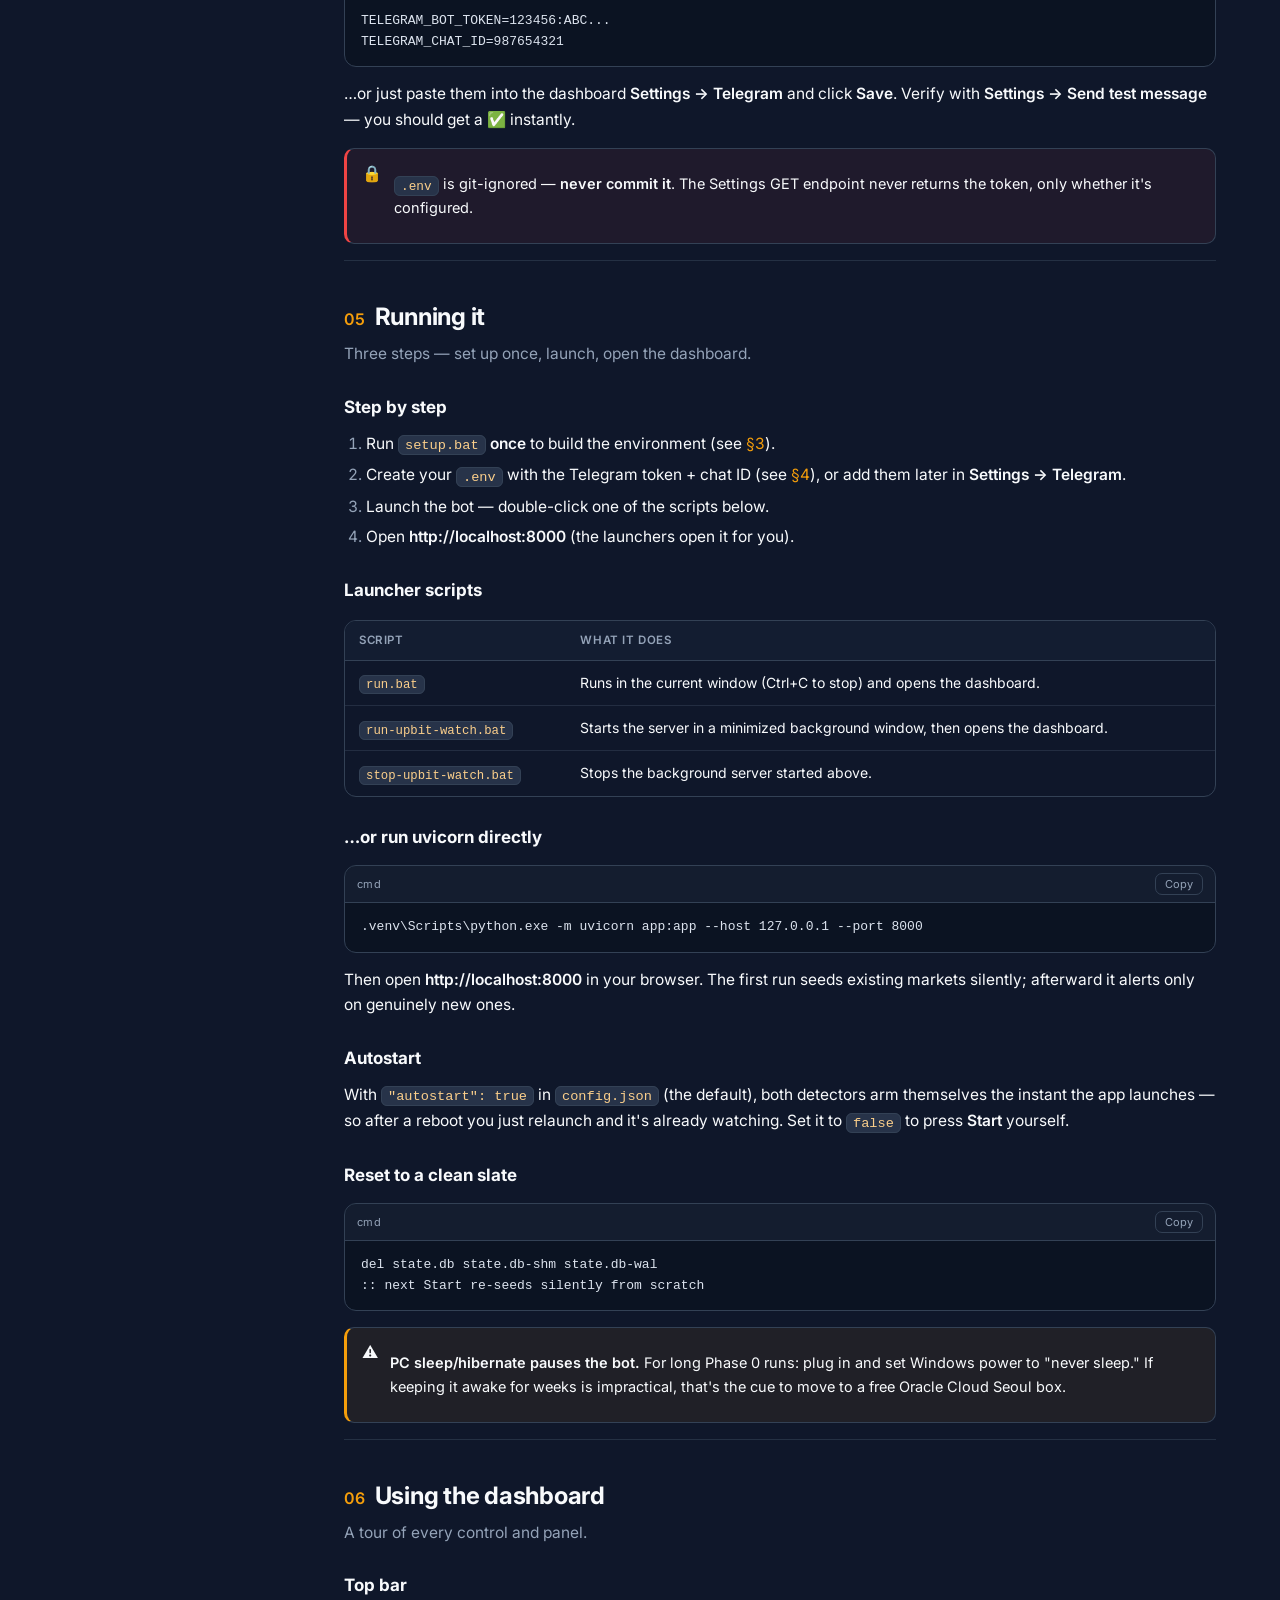
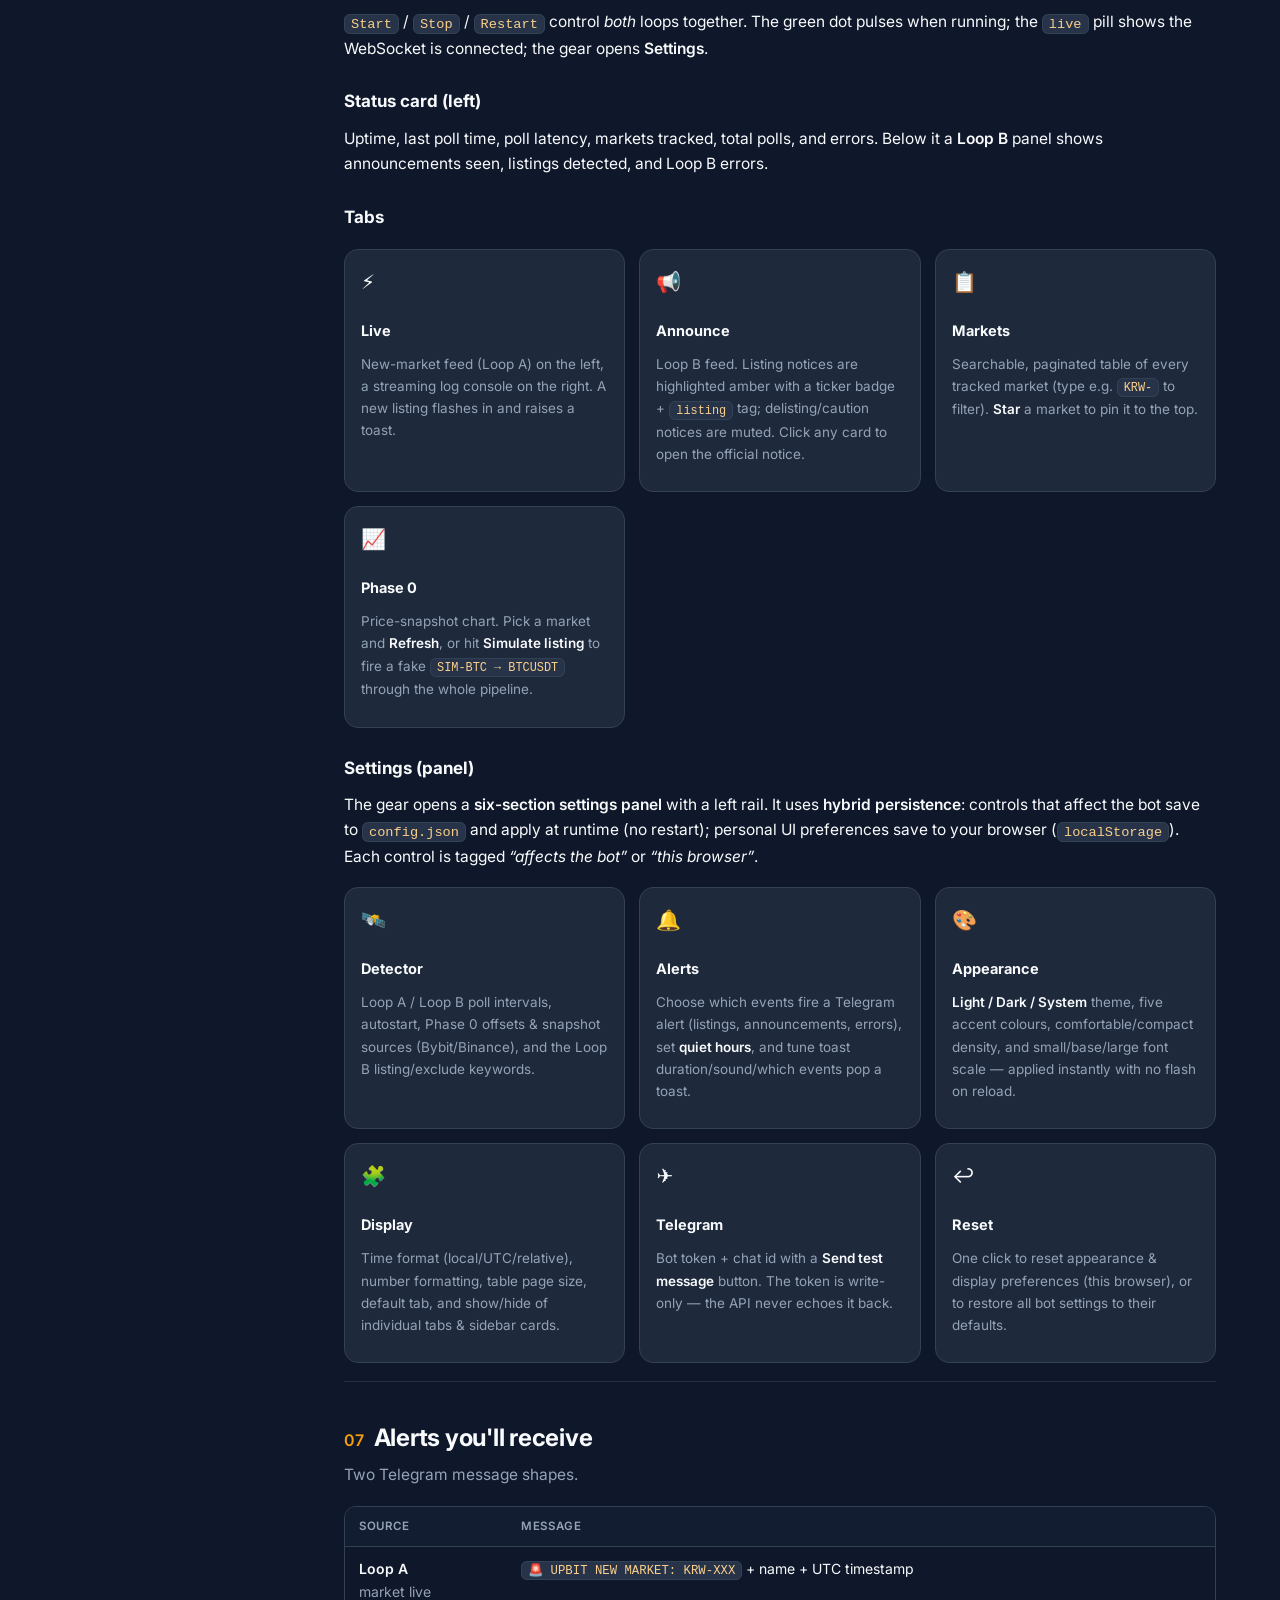
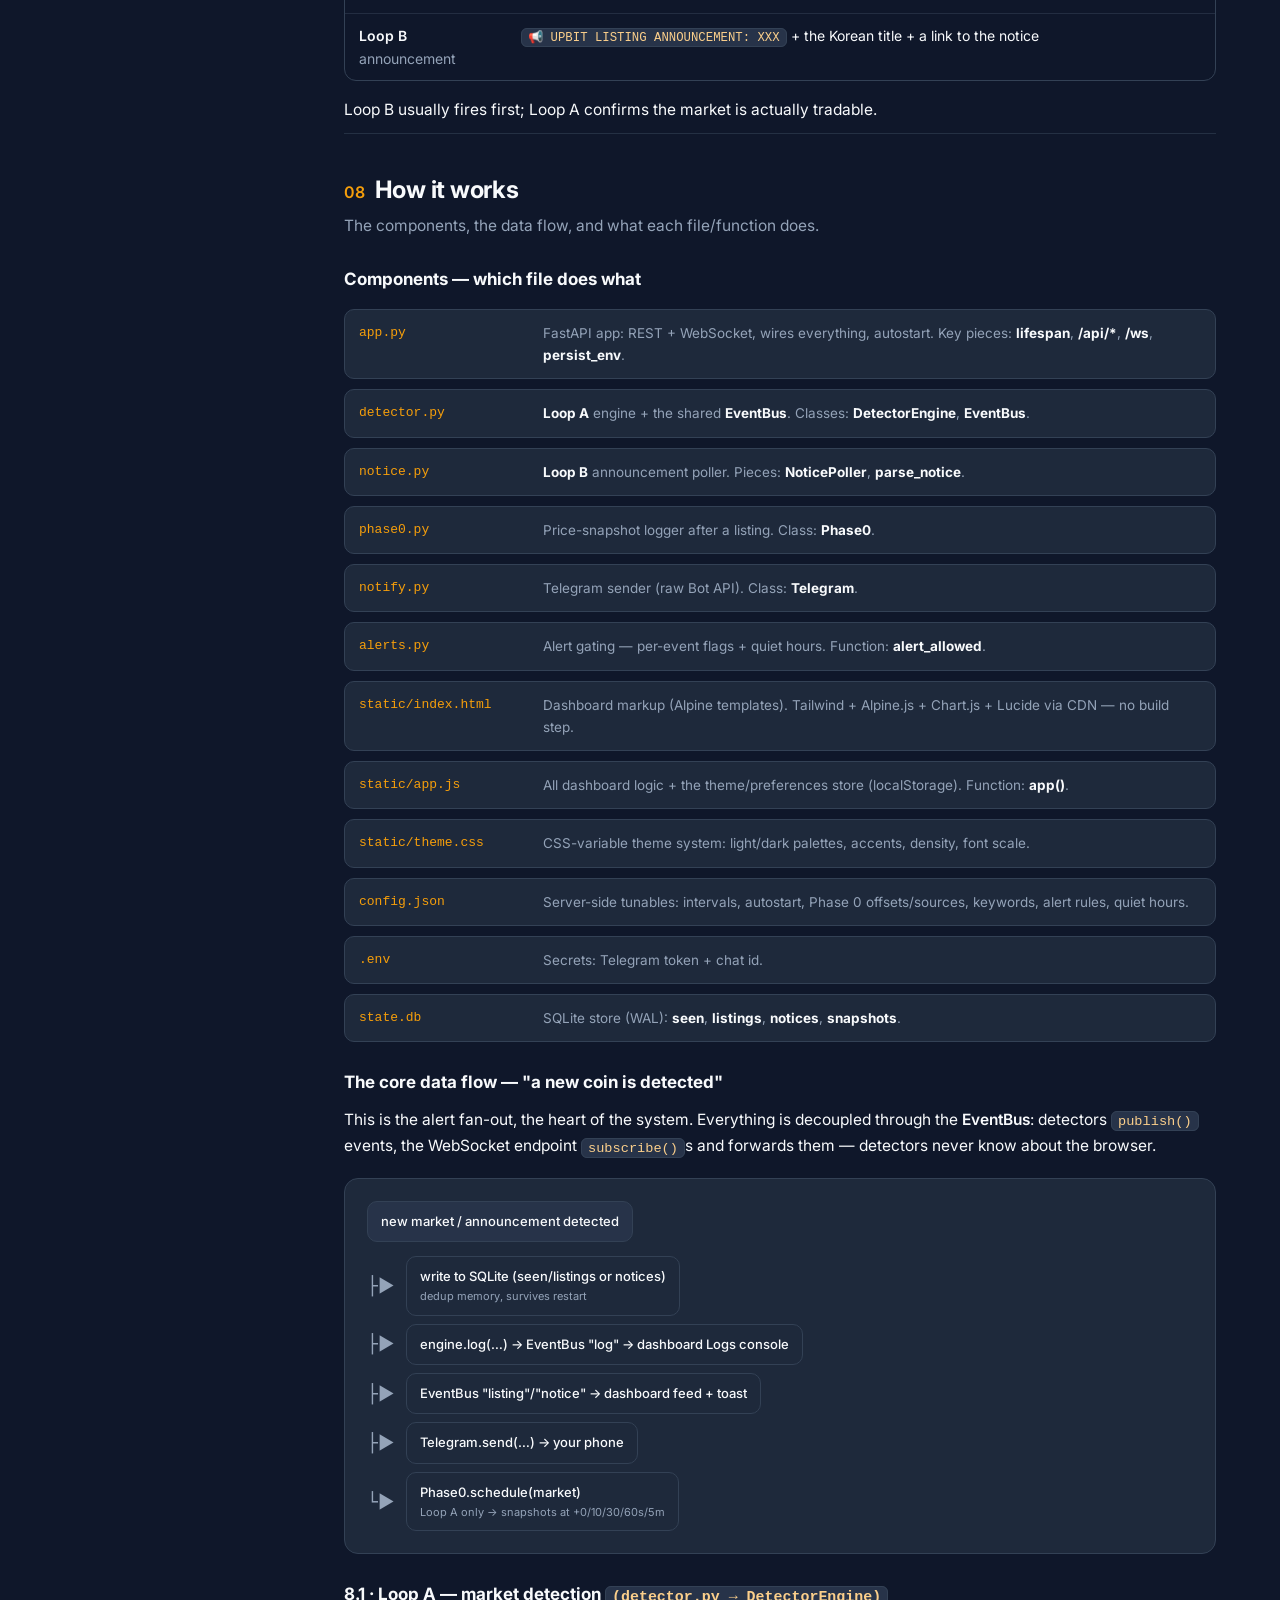
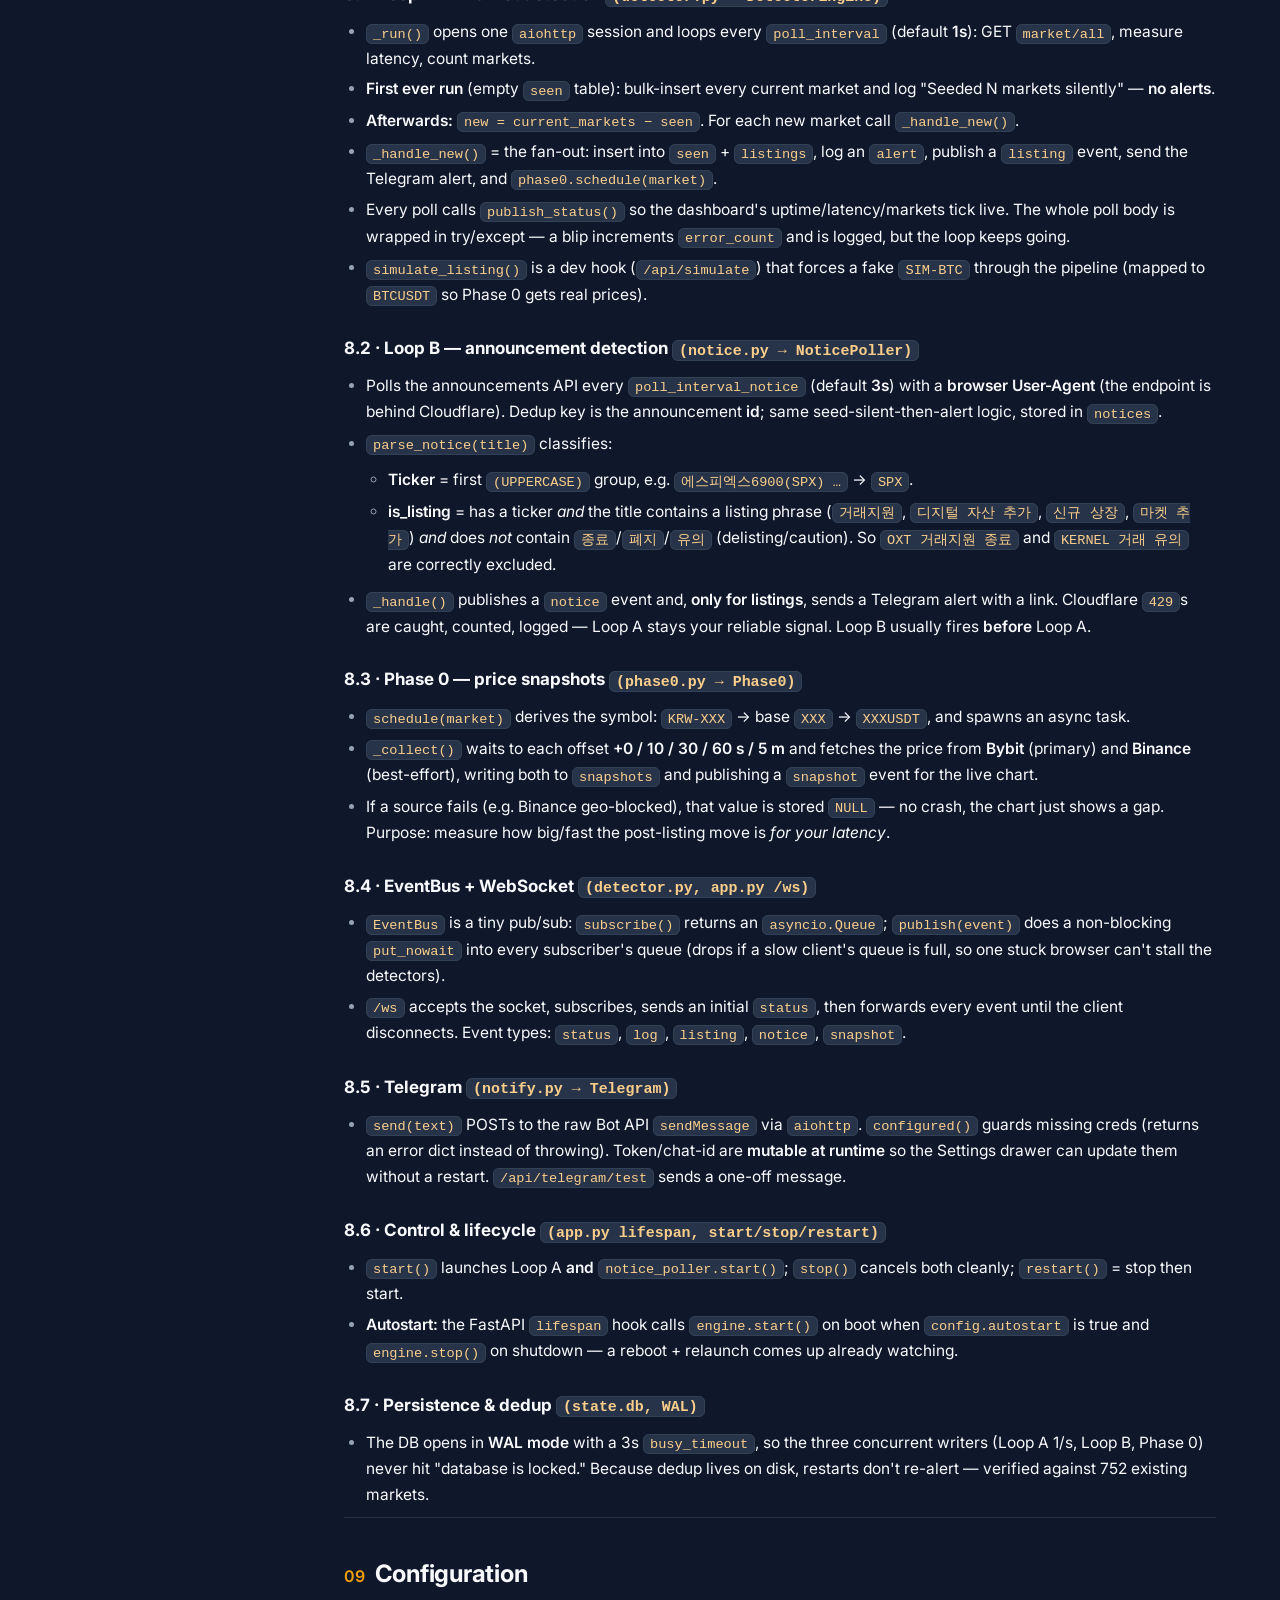
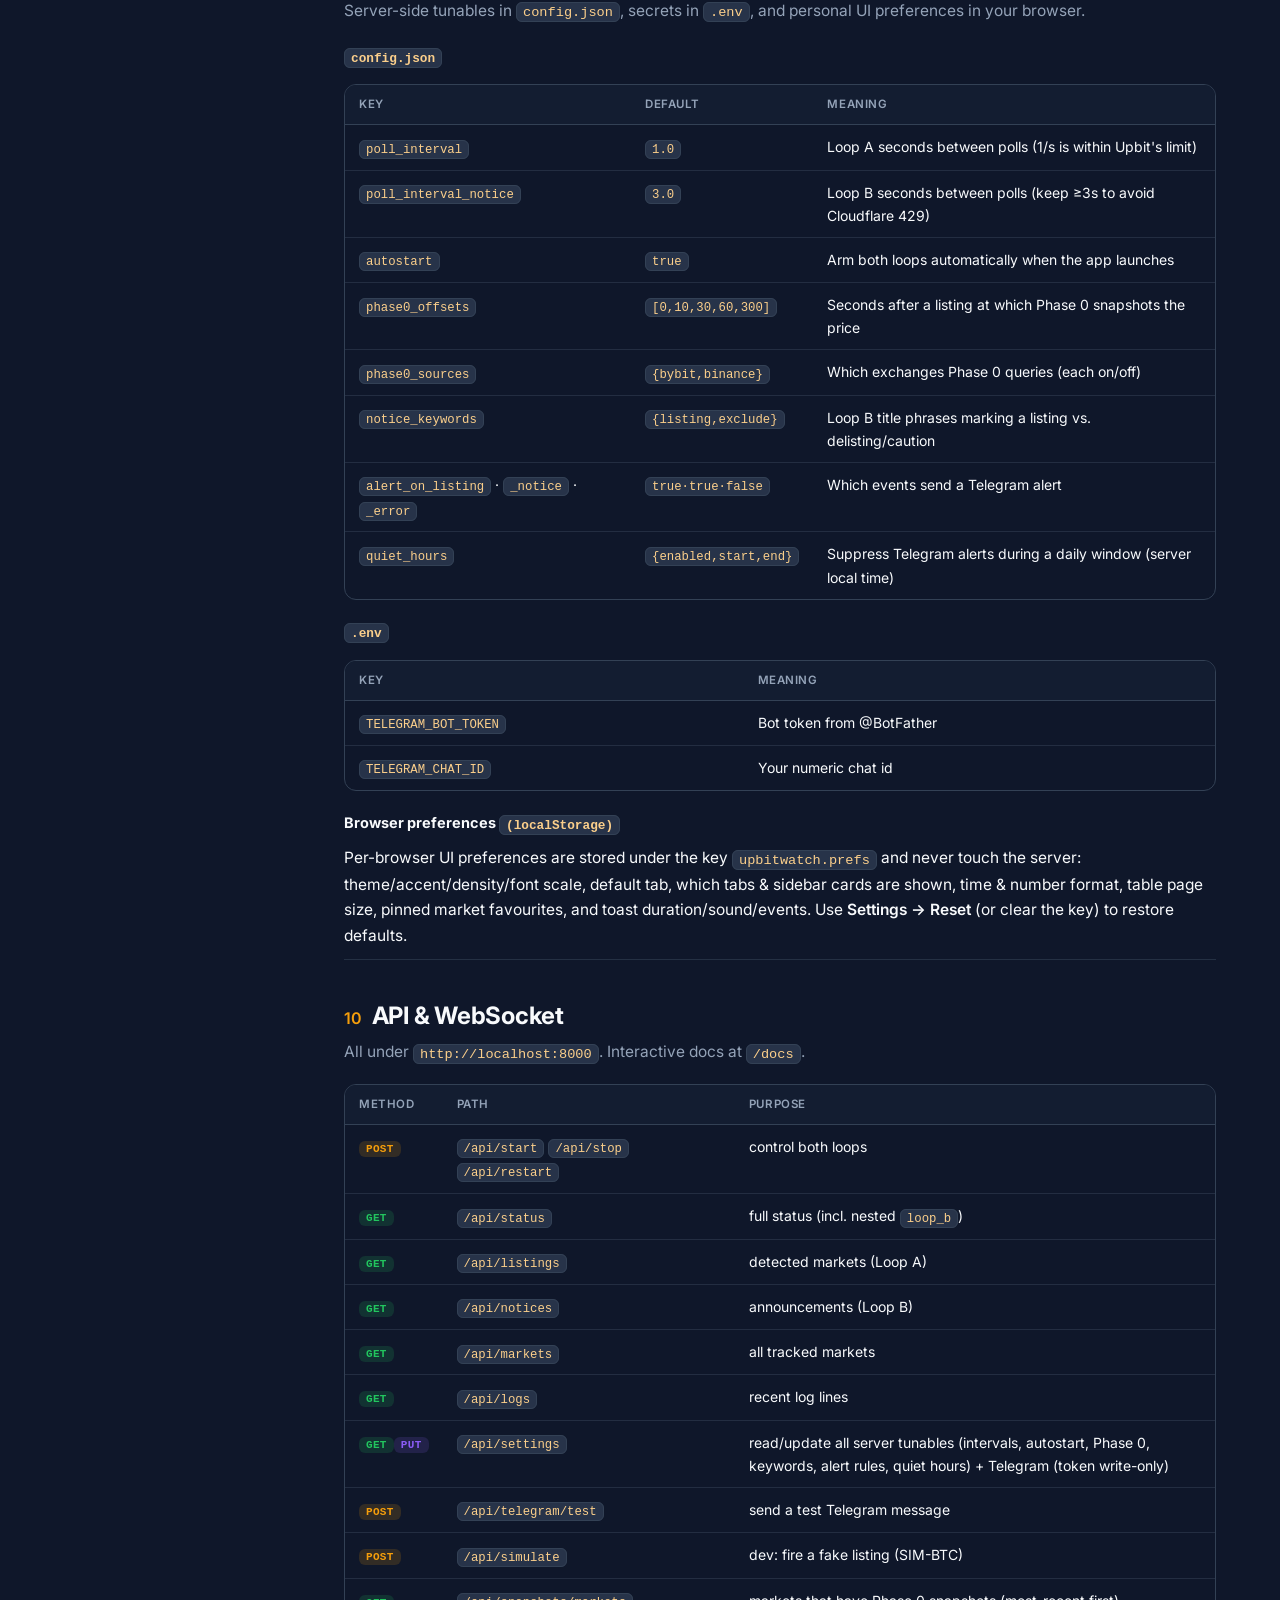
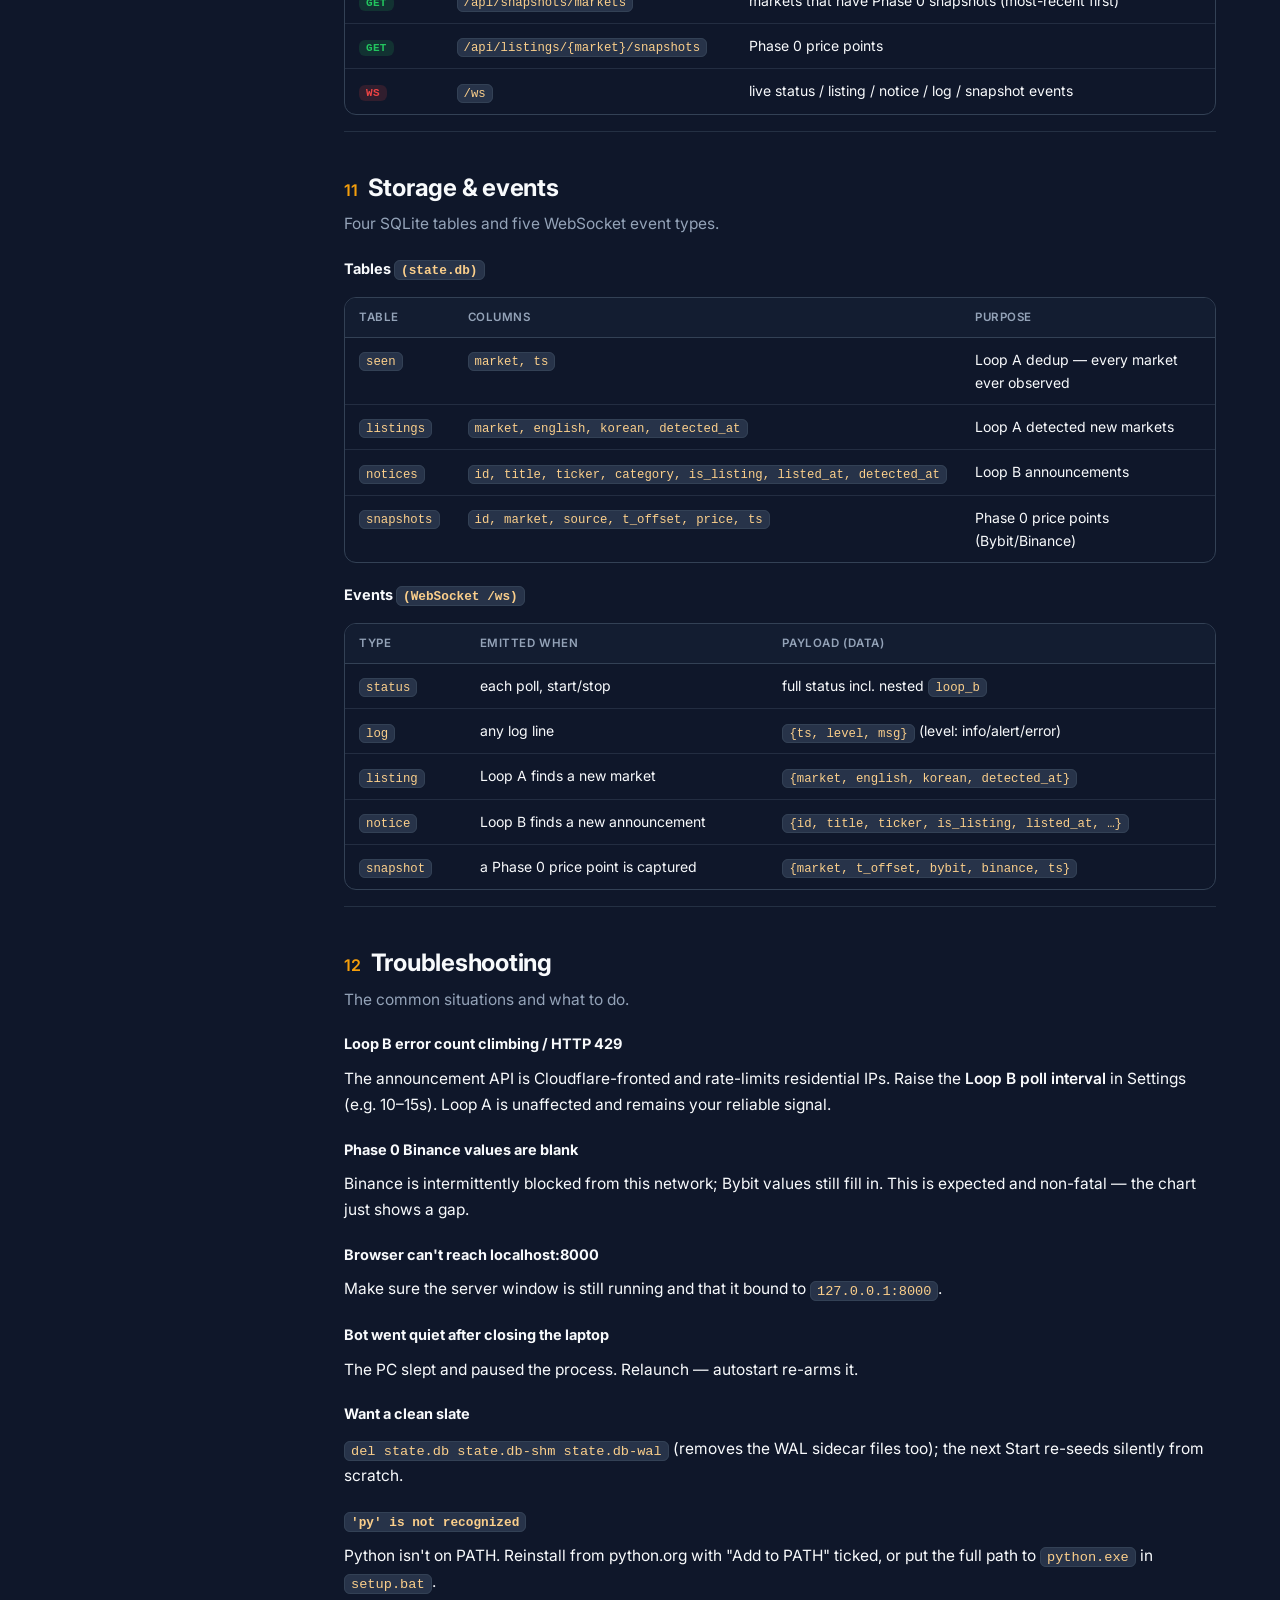
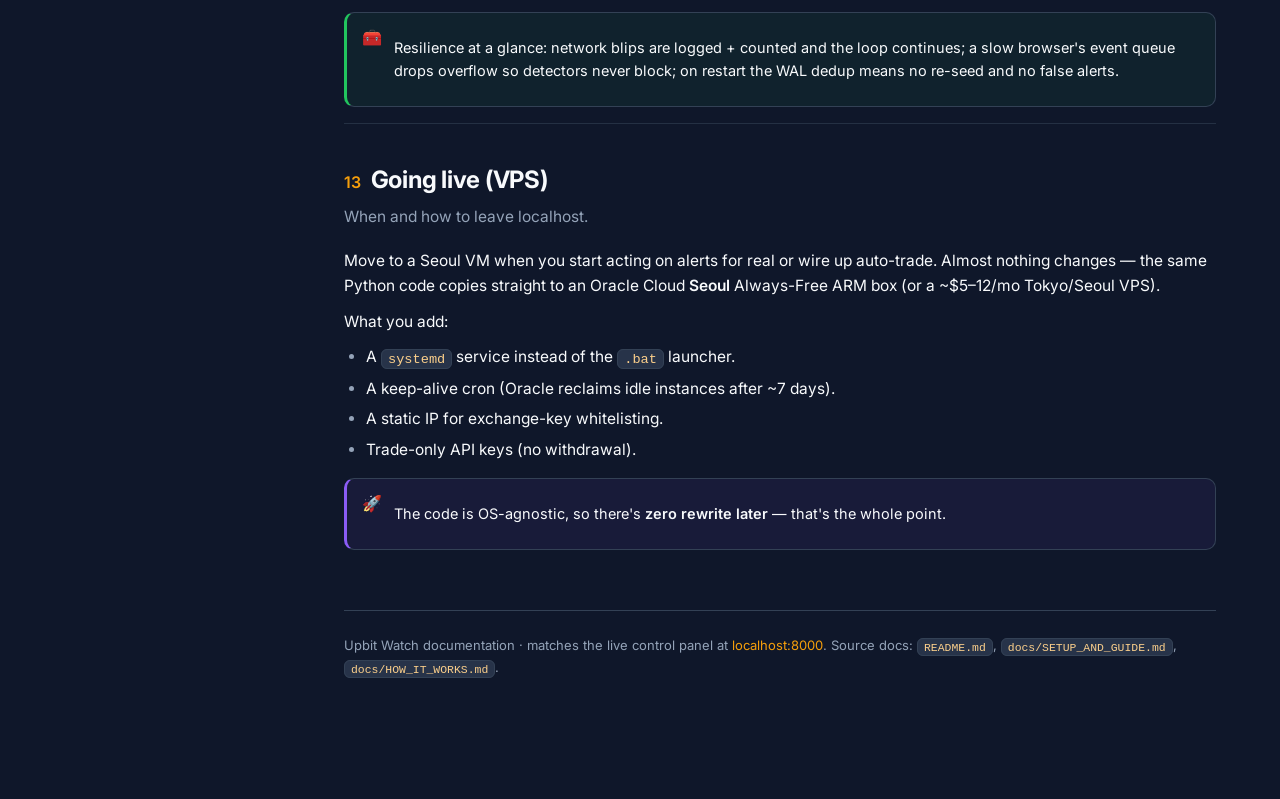
<file: docs/site/index.html>
<!doctype html>
<html lang="en">
<head>
  <meta charset="utf-8" />
  <meta name="viewport" content="width=device-width, initial-scale=1" />
  <title>Upbit Watch — Documentation</title>
  <link rel="icon" href="data:," />
  <link rel="preconnect" href="https://fonts.googleapis.com" />
  <link rel="preconnect" href="https://fonts.gstatic.com" crossorigin />
  <link href="https://fonts.googleapis.com/css2?family=Inter:wght@300;400;500;600;700&display=swap" rel="stylesheet" />
  <link rel="stylesheet" href="styles.css" />
</head>
<body>

  <!-- ===== Top bar ===== -->
  <header class="topbar">
    <button class="hamburger" id="hamburger" aria-label="Toggle navigation">☰</button>
    <div class="brand">
      <span class="dot" aria-hidden="true"></span>
      <div>
        <div class="title">UPBIT&nbsp;WATCH</div>
        <div class="subtitle">listing detector · documentation</div>
      </div>
    </div>
    <div class="spacer"></div>
    <span class="pill amber">v1 · localhost</span>
    <a class="pill" href="http://localhost:8000" target="_blank" rel="noopener">Open dashboard ↗</a>
  </header>

  <div class="layout">

    <!-- ===== Sidebar ===== -->
    <aside class="sidebar" id="sidebar">
      <div class="search-wrap">
        <span class="icon">🔍</span>
        <input id="search" type="search" placeholder="Filter sections…" autocomplete="off" />
      </div>

      <div class="nav-group-label">Get started</div>
      <nav class="nav">
        <a href="#overview"><span class="num">1</span> Overview</a>
        <a href="#prerequisites"><span class="num">2</span> Prerequisites</a>
        <a href="#install"><span class="num">3</span> Install &amp; setup</a>
        <a href="#telegram"><span class="num">4</span> Telegram setup</a>
        <a href="#run"><span class="num">5</span> Running it</a>
      </nav>

      <div class="nav-group-label">Use it</div>
      <nav class="nav">
        <a href="#dashboard"><span class="num">6</span> Using the dashboard</a>
        <a href="#alerts"><span class="num">7</span> Alerts you'll get</a>
      </nav>

      <div class="nav-group-label">Under the hood</div>
      <nav class="nav">
        <a href="#how-it-works"><span class="num">8</span> How it works</a>
        <a href="#configuration"><span class="num">9</span> Configuration</a>
        <a href="#api"><span class="num">10</span> API &amp; WebSocket</a>
        <a href="#storage"><span class="num">11</span> Storage &amp; events</a>
      </nav>

      <div class="nav-group-label">Operate</div>
      <nav class="nav">
        <a href="#troubleshooting"><span class="num">12</span> Troubleshooting</a>
        <a href="#going-live"><span class="num">13</span> Going live (VPS)</a>
      </nav>
    </aside>

    <div class="backdrop" id="backdrop"></div>

    <!-- ===== Content ===== -->
    <main class="content">
      <div class="content-inner">

        <!-- Hero -->
        <div class="hero">
          <div class="eyebrow">Localhost control panel</div>
          <h1>Upbit Watch</h1>
          <p>
            A dark control panel that detects <strong>new listings across Upbit, Binance, Bithumb, and
            Coinbase</strong> the moment they appear and fans Telegram alerts out to any number of
            subscribers. One FastAPI process supervises all four exchange detectors plus Upbit's
            announcement loop and a price-snapshot logger, streaming everything live to a browser
            dashboard over WebSocket. Runs natively on Windows for $0 — the same Python code deploys
            unchanged to a Seoul VPS later. The dashboard is <strong>fully user-configurable</strong> —
            detector behaviour, alerts, subscriber tiers, appearance, and display — with
            <strong>light / dark / system</strong> themes and accent colours.
          </p>
          <div class="badges">
            <span class="badge"><b>FastAPI</b> + WebSocket</span>
            <span class="badge"><b>4 exchanges</b> Upbit/Binance/Bithumb/Coinbase</span>
            <span class="badge"><b>Loop B</b> Upbit announcements · 3s</span>
            <span class="badge"><b>Phase 0</b> price snapshots</span>
            <span class="badge"><b>Subscribers</b> tiered Telegram fan-out</span>
            <span class="badge"><b>SQLite</b> WAL · survives restarts</span>
            <span class="badge"><b>Light / Dark</b> theming + accents</span>
            <span class="badge"><b>Fully configurable</b> · hybrid persistence</span>
          </div>
        </div>

        <!-- 1. Overview -->
        <section class="doc" id="overview" data-title="overview big picture architecture exchanges phase 0 subscribers">
          <h2><span class="sec-num">01</span> Overview</h2>
          <p class="lede">What Upbit Watch is and how its pieces fit together.</p>

          <p>
            Upbit Watch is <strong>one FastAPI process</strong> supervising <strong>one
            <code>DetectorEngine</code> per exchange</strong> (Upbit, Binance, Bithumb, Coinbase) plus
            Upbit's Loop B announcement poller, with everything pushed live to a browser dashboard over
            a WebSocket and fanned out to Telegram subscribers. Three design facts make it reliable:
          </p>
          <ul>
            <li>
              <strong>Seed-silent + dedup.</strong> On first run each loop records everything that
              <em>already</em> exists and sends nothing. After that it alerts <strong>only</strong> on
              genuinely new items. The "already seen" set lives in SQLite (keyed per exchange), so it
              <strong>survives restarts</strong> — no false alert storm after a reboot.
            </li>
            <li>
              <strong>One engine class, four exchanges.</strong> Only the URL, response parser, and poll
              interval differ per exchange (<code>exchanges.py</code>); the loop/dedup/alert logic is
              written once. Start / Stop / Restart (and autostart) control all four together, or each
              independently; every poll is wrapped in try/except, so a network blip can never crash the
              process.
            </li>
            <li>
              <strong>Non-blocking fan-out.</strong> Each subscriber gets their own delayed
              <code>asyncio.Task</code> for delivery, so a slow (high-delay-tier) subscriber never
              blocks detection or other subscribers.
            </li>
          </ul>

          <div class="diagram" aria-label="Architecture diagram">
            <div class="flow">
              <div class="flow-row">
                <div class="node a">DetectorEngine × 4 <small>Upbit / Binance / Bithumb / Coinbase</small></div>
                <span class="arrow">→</span>
                <div class="node bus">EventBus <small>async pub/sub</small></div>
                <span class="arrow">→</span>
                <div class="fan">
                  <div class="node sink">/ws → Browser dashboard</div>
                  <div class="node sink">broadcast.fanout() → Telegram subscribers</div>
                  <div class="node sink">SQLite state.db (WAL)</div>
                </div>
              </div>
              <div class="flow-row">
                <div class="node b">Loop B — NoticePoller <small>Upbit announcements only · every 3s</small></div>
                <span class="arrow">↗</span>
              </div>
              <div class="flow-row">
                <div class="node">Phase 0 <small>on each new listing → Bybit / Binance snapshots</small></div>
                <span class="arrow">↗</span>
              </div>
            </div>
          </div>

          <div class="cards">
            <div class="fcard"><div class="fic">🎯</div><h4>4 exchanges</h4><p>Upbit (1s), Binance/Bithumb/Coinbase (5s default) — one generalized engine, independent start/stop.</p></div>
            <div class="fcard"><div class="fic">📢</div><h4>Loop B — announcements</h4><p>Polls Upbit's notice feed every 3s. Early warning — often fires <em>before</em> the market-list engines.</p></div>
            <div class="fcard"><div class="fic">📈</div><h4>Phase 0 — snapshots</h4><p>Captures price at +0/10/30/60s/5m on Bybit + Binance to measure the pump.</p></div>
            <div class="fcard"><div class="fic">📮</div><h4>Subscribers</h4><p>Any number of Telegram recipients, each on a manually-assigned delay tier — no billing.</p></div>
          </div>
        </section>
        <hr class="section-divider" />

        <!-- 2. Prerequisites -->
        <section class="doc" id="prerequisites" data-title="prerequisites requirements windows python telegram network">
          <h2><span class="sec-num">02</span> Prerequisites</h2>
          <p class="lede">What you need before installing.</p>
          <ul>
            <li><strong>Windows 10/11</strong> with <strong>Python 3.11+</strong> — verify in a terminal with <code>py --version</code>. Install from <a href="https://www.python.org/downloads/" target="_blank" rel="noopener">python.org</a> and tick <em>"Add python.exe to PATH"</em>.</li>
            <li>A <strong>Telegram bot token + chat ID</strong> (see <a href="#telegram">§4</a>).</li>
            <li><strong>Outbound internet only</strong> — no port-forwarding or firewall changes. Upbit + Bybit must be reachable; Binance is optional (it's intermittently geo-blocked and treated as best-effort).</li>
          </ul>
          <div class="callout note">
            <span class="ic">💡</span>
            <p>The bot is pure Python and OS-agnostic — it runs natively on Windows and the
            <strong>same code deploys unchanged to a Linux Seoul VPS</strong> later.</p>
          </div>
        </section>
        <hr class="section-divider" />

        <!-- 3. Install -->
        <section class="doc" id="install" data-title="install setup venv virtualenv pip dependencies requirements setup.bat">
          <h2><span class="sec-num">03</span> Install &amp; setup</h2>
          <p class="lede">One double-click builds the virtual environment and installs everything.</p>

          <h3>1 · Run the setup script</h3>
          <p>Double-click <code>setup.bat</code> in the project folder (or run it from a terminal):</p>
          <div class="code">
            <div class="code-head"><span>cmd</span><button class="copy-btn">Copy</button></div>
            <pre><code>setup.bat</code></pre>
          </div>
          <p>It creates the <code>.venv</code> virtual environment and installs the dependencies.</p>

          <h3>2 · …or do it manually</h3>
          <p><code>setup.bat</code> is just the two commands below:</p>
          <div class="code">
            <div class="code-head"><span>cmd</span><button class="copy-btn">Copy</button></div>
            <pre><code>py -3 -m venv .venv
.venv\Scripts\python.exe -m pip install -r requirements.txt
:: installs: fastapi, uvicorn[standard], aiohttp, python-dotenv</code></pre>
          </div>
          <div class="callout warn">
            <span class="ic">⚠️</span>
            <p>Invoke Python/pip through the venv as <code>.venv\Scripts\python.exe -m …</code> so you
            always hit the project's interpreter rather than a global one.</p>
          </div>
        </section>
        <hr class="section-divider" />

        <!-- 4. Telegram -->
        <section class="doc" id="telegram" data-title="telegram setup botfather token chat id env secrets">
          <h2><span class="sec-num">04</span> Telegram setup</h2>
          <p class="lede">Two values — a bot token and your chat ID.</p>
          <ol>
            <li>In Telegram, message <strong>@BotFather</strong> → <code>/newbot</code> → copy the <strong>token</strong> (<code>123456:ABC...</code>).</li>
            <li>Send your new bot any message, then open
              <code>https://api.telegram.org/bot&lt;TOKEN&gt;/getUpdates</code> and copy your numeric <strong>chat id</strong>.</li>
            <li>Put them in <code>.env</code> (in the project folder):</li>
          </ol>
          <div class="code">
            <div class="code-head"><span>.env</span><button class="copy-btn">Copy</button></div>
            <pre><code>TELEGRAM_BOT_TOKEN=123456:ABC...
TELEGRAM_CHAT_ID=987654321</code></pre>
          </div>
          <p>
            …or just paste them into the dashboard <strong>Settings → Telegram</strong> and click
            <strong>Save</strong>. Verify with <strong>Settings → Send test message</strong> — you should
            get a ✅ instantly.
          </p>
          <div class="callout danger">
            <span class="ic">🔒</span>
            <p><code>.env</code> is git-ignored — <strong>never commit it</strong>. The Settings GET
            endpoint never returns the token, only whether it's configured.</p>
          </div>
        </section>
        <hr class="section-divider" />

        <!-- 5. Run -->
        <section class="doc" id="run" data-title="run running uvicorn autostart reset stop start localhost port 8000 run.bat setup.bat">
          <h2><span class="sec-num">05</span> Running it</h2>
          <p class="lede">Three steps — set up once, launch, open the dashboard.</p>

          <h3>Step by step</h3>
          <ol>
            <li>Run <code>setup.bat</code> <strong>once</strong> to build the environment (see <a href="#install">§3</a>).</li>
            <li>Create your <code>.env</code> with the Telegram token + chat ID (see <a href="#telegram">§4</a>), or add them later in <strong>Settings → Telegram</strong>.</li>
            <li>Launch the bot — double-click one of the scripts below.</li>
            <li>Open <a href="http://localhost:8000" target="_blank" rel="noopener"><strong>http://localhost:8000</strong></a> (the launchers open it for you).</li>
          </ol>

          <h3>Launcher scripts</h3>
          <div class="table-wrap">
            <table>
              <thead><tr><th>Script</th><th>What it does</th></tr></thead>
              <tbody>
                <tr><td><code>run.bat</code></td><td>Runs in the current window (Ctrl+C to stop) and opens the dashboard.</td></tr>
                <tr><td><code>run-upbit-watch.bat</code></td><td>Starts the server in a minimized background window, then opens the dashboard.</td></tr>
                <tr><td><code>stop-upbit-watch.bat</code></td><td>Stops the background server started above.</td></tr>
              </tbody>
            </table>
          </div>

          <h3>…or run uvicorn directly</h3>
          <div class="code">
            <div class="code-head"><span>cmd</span><button class="copy-btn">Copy</button></div>
            <pre><code>.venv\Scripts\python.exe -m uvicorn app:app --host 127.0.0.1 --port 8000</code></pre>
          </div>
          <p>
            Then open <a href="http://localhost:8000" target="_blank" rel="noopener"><strong>http://localhost:8000</strong></a>
            in your browser. The first run seeds existing markets silently; afterward it alerts only on
            genuinely new ones.
          </p>

          <h3>Autostart</h3>
          <p>
            With <code>"autostart": true</code> in <code>config.json</code> (the default), both detectors
            arm themselves the instant the app launches — so after a reboot you just relaunch and it's
            already watching. Set it to <code>false</code> to press <strong>Start</strong> yourself.
          </p>

          <h3>Reset to a clean slate</h3>
          <div class="code">
            <div class="code-head"><span>cmd</span><button class="copy-btn">Copy</button></div>
            <pre><code>del state.db state.db-shm state.db-wal
:: next Start re-seeds silently from scratch</code></pre>
          </div>

          <div class="callout warn">
            <span class="ic">⚠️</span>
            <p><strong>PC sleep/hibernate pauses the bot.</strong> For long Phase 0 runs: plug in and set
            Windows power to "never sleep." If keeping it awake for weeks is impractical, that's the cue
            to move to a free Oracle Cloud Seoul box.</p>
          </div>
        </section>
        <hr class="section-divider" />

        <!-- 6. Dashboard -->
        <section class="doc" id="dashboard" data-title="dashboard usage tabs live announce markets phase 0 settings top bar status configurable theme light dark appearance accent density favorites quiet hours">
          <h2><span class="sec-num">06</span> Using the dashboard</h2>
          <p class="lede">A tour of every control and panel.</p>

          <h3>Top bar</h3>
          <p>
            <code>Start</code> / <code>Stop</code> / <code>Restart</code> control <em>both</em> loops
            together. The green dot pulses when running; the <code>live</code> pill shows the WebSocket
            is connected; the gear opens <strong>Settings</strong>.
          </p>

          <h3>Status card (left)</h3>
          <p>
            Uptime, last poll time, poll latency, markets tracked, total polls, and errors. Below it a
            <strong>Loop B</strong> panel shows announcements seen, listings detected, and Loop B errors.
          </p>

          <h3>Tabs</h3>
          <div class="cards">
            <div class="fcard"><div class="fic">⚡</div><h4>Live</h4><p>New-market feed (Loop A) on the left, a streaming log console on the right. A new listing flashes in and raises a toast.</p></div>
            <div class="fcard"><div class="fic">📢</div><h4>Announce</h4><p>Loop B feed. Listing notices are highlighted amber with a ticker badge + <code>listing</code> tag; delisting/caution notices are muted. Click any card to open the official notice.</p></div>
            <div class="fcard"><div class="fic">📋</div><h4>Markets</h4><p>Searchable, paginated table of every tracked market (type e.g. <code>KRW-</code> to filter). <strong>Star</strong> a market to pin it to the top.</p></div>
            <div class="fcard"><div class="fic">📈</div><h4>Phase 0</h4><p>Price-snapshot chart. Pick a market and <strong>Refresh</strong>, or hit <strong>Simulate listing</strong> to fire a fake <code>SIM-BTC → BTCUSDT</code> through the whole pipeline.</p></div>
          </div>

          <h3>Settings (panel)</h3>
          <p>
            The gear opens a <strong>six-section settings panel</strong> with a left rail. It uses
            <strong>hybrid persistence</strong>: controls that affect the bot save to <code>config.json</code>
            and apply at runtime (no restart); personal UI preferences save to your browser
            (<code>localStorage</code>). Each control is tagged <em>“affects the bot”</em> or <em>“this browser”</em>.
          </p>
          <div class="cards">
            <div class="fcard"><div class="fic">🛰️</div><h4>Detector</h4><p>Loop A / Loop B poll intervals, autostart, Phase 0 offsets &amp; snapshot sources (Bybit/Binance), and the Loop B listing/exclude keywords.</p></div>
            <div class="fcard"><div class="fic">🔔</div><h4>Alerts</h4><p>Choose which events fire a Telegram alert (listings, announcements, errors), set <strong>quiet hours</strong>, and tune toast duration/sound/which events pop a toast.</p></div>
            <div class="fcard"><div class="fic">🎨</div><h4>Appearance</h4><p><strong>Light / Dark / System</strong> theme, five accent colours, comfortable/compact density, and small/base/large font scale — applied instantly with no flash on reload.</p></div>
            <div class="fcard"><div class="fic">🧩</div><h4>Display</h4><p>Time format (local/UTC/relative), number formatting, table page size, default tab, and show/hide of individual tabs &amp; sidebar cards.</p></div>
            <div class="fcard"><div class="fic">✈️</div><h4>Telegram</h4><p>Bot token + chat id with a <strong>Send test message</strong> button. The token is write-only — the API never echoes it back.</p></div>
            <div class="fcard"><div class="fic">↩️</div><h4>Reset</h4><p>One click to reset appearance &amp; display preferences (this browser), or to restore all bot settings to their defaults.</p></div>
          </div>
        </section>
        <hr class="section-divider" />

        <!-- 7. Alerts -->
        <section class="doc" id="alerts" data-title="alerts telegram notifications new market listing announcement">
          <h2><span class="sec-num">07</span> Alerts you'll receive</h2>
          <p class="lede">Two Telegram message shapes.</p>
          <div class="table-wrap">
            <table>
              <thead><tr><th>Source</th><th>Message</th></tr></thead>
              <tbody>
                <tr>
                  <td><strong>Loop A</strong><br><span style="color:var(--sub)">market live</span></td>
                  <td><code>🚨 UPBIT NEW MARKET: KRW-XXX</code> + name + UTC timestamp</td>
                </tr>
                <tr>
                  <td><strong>Loop B</strong><br><span style="color:var(--sub)">announcement</span></td>
                  <td><code>📢 UPBIT LISTING ANNOUNCEMENT: XXX</code> + the Korean title + a link to the notice</td>
                </tr>
              </tbody>
            </table>
          </div>
          <p>Loop B usually fires first; Loop A confirms the market is actually tradable.</p>
        </section>
        <hr class="section-divider" />

        <!-- 8. How it works -->
        <section class="doc" id="how-it-works" data-title="how it works internals components detector engine notice poller phase0 eventbus websocket functions">
          <h2><span class="sec-num">08</span> How it works</h2>
          <p class="lede">The components, the data flow, and what each file/function does.</p>

          <h3>Components — which file does what</h3>
          <div class="filelist">
            <div class="fileitem"><div class="fname">app.py</div><div class="fdesc">FastAPI app: REST + WebSocket, wires everything, autostart. Key pieces: <b>lifespan</b>, <b>/api/*</b>, <b>/ws</b>, <b>persist_env</b>.</div></div>
            <div class="fileitem"><div class="fname">detector.py</div><div class="fdesc"><b>Loop A</b> engine + the shared <b>EventBus</b>. Classes: <b>DetectorEngine</b>, <b>EventBus</b>.</div></div>
            <div class="fileitem"><div class="fname">notice.py</div><div class="fdesc"><b>Loop B</b> announcement poller. Pieces: <b>NoticePoller</b>, <b>parse_notice</b>.</div></div>
            <div class="fileitem"><div class="fname">phase0.py</div><div class="fdesc">Price-snapshot logger after a listing. Class: <b>Phase0</b>.</div></div>
            <div class="fileitem"><div class="fname">notify.py</div><div class="fdesc">Telegram sender (raw Bot API). Class: <b>Telegram</b>.</div></div>
            <div class="fileitem"><div class="fname">alerts.py</div><div class="fdesc">Alert gating — per-event flags + quiet hours. Function: <b>alert_allowed</b>.</div></div>
            <div class="fileitem"><div class="fname">static/index.html</div><div class="fdesc">Dashboard markup (Alpine templates). Tailwind + Alpine.js + Chart.js + Lucide via CDN — no build step.</div></div>
            <div class="fileitem"><div class="fname">static/app.js</div><div class="fdesc">All dashboard logic + the theme/preferences store (localStorage). Function: <b>app()</b>.</div></div>
            <div class="fileitem"><div class="fname">static/theme.css</div><div class="fdesc">CSS-variable theme system: light/dark palettes, accents, density, font scale.</div></div>
            <div class="fileitem"><div class="fname">config.json</div><div class="fdesc">Server-side tunables: intervals, autostart, Phase 0 offsets/sources, keywords, alert rules, quiet hours.</div></div>
            <div class="fileitem"><div class="fname">.env</div><div class="fdesc">Secrets: Telegram token + chat id.</div></div>
            <div class="fileitem"><div class="fname">state.db</div><div class="fdesc">SQLite store (WAL): <b>seen</b>, <b>listings</b>, <b>notices</b>, <b>snapshots</b>.</div></div>
          </div>

          <h3>The core data flow — "a new coin is detected"</h3>
          <p>This is the alert fan-out, the heart of the system. Everything is decoupled through the
            <strong>EventBus</strong>: detectors <code>publish()</code> events, the WebSocket endpoint
            <code>subscribe()</code>s and forwards them — detectors never know about the browser.</p>
          <div class="diagram">
            <div class="flow">
              <div class="node" style="align-self:flex-start">new market / announcement detected</div>
              <div class="fan">
                <div class="flow-row"><span class="arrow">├▶</span><div class="node sink">write to SQLite (seen/listings or notices) <small>dedup memory, survives restart</small></div></div>
                <div class="flow-row"><span class="arrow">├▶</span><div class="node sink">engine.log(…) → EventBus "log" → dashboard Logs console</div></div>
                <div class="flow-row"><span class="arrow">├▶</span><div class="node sink">EventBus "listing"/"notice" → dashboard feed + toast</div></div>
                <div class="flow-row"><span class="arrow">├▶</span><div class="node sink">Telegram.send(…) → your phone</div></div>
                <div class="flow-row"><span class="arrow">└▶</span><div class="node sink">Phase0.schedule(market) <small>Loop A only → snapshots at +0/10/30/60s/5m</small></div></div>
              </div>
            </div>
          </div>

          <h3>8.1 · Loop A — market detection <code>(detector.py → DetectorEngine)</code></h3>
          <ul>
            <li><code>_run()</code> opens one <code>aiohttp</code> session and loops every <code>poll_interval</code> (default <strong>1s</strong>): GET <code>market/all</code>, measure latency, count markets.</li>
            <li><strong>First ever run</strong> (empty <code>seen</code> table): bulk-insert every current market and log "Seeded N markets silently" — <strong>no alerts</strong>.</li>
            <li><strong>Afterwards:</strong> <code>new = current_markets − seen</code>. For each new market call <code>_handle_new()</code>.</li>
            <li><code>_handle_new()</code> = the fan-out: insert into <code>seen</code> + <code>listings</code>, log an <code>alert</code>, publish a <code>listing</code> event, send the Telegram alert, and <code>phase0.schedule(market)</code>.</li>
            <li>Every poll calls <code>publish_status()</code> so the dashboard's uptime/latency/markets tick live. The whole poll body is wrapped in try/except — a blip increments <code>error_count</code> and is logged, but the loop keeps going.</li>
            <li><code>simulate_listing()</code> is a dev hook (<code>/api/simulate</code>) that forces a fake <code>SIM-BTC</code> through the pipeline (mapped to <code>BTCUSDT</code> so Phase 0 gets real prices).</li>
          </ul>

          <h3>8.2 · Loop B — announcement detection <code>(notice.py → NoticePoller)</code></h3>
          <ul>
            <li>Polls the announcements API every <code>poll_interval_notice</code> (default <strong>3s</strong>) with a <strong>browser User-Agent</strong> (the endpoint is behind Cloudflare). Dedup key is the announcement <strong>id</strong>; same seed-silent-then-alert logic, stored in <code>notices</code>.</li>
            <li><code>parse_notice(title)</code> classifies:
              <ul>
                <li><strong>Ticker</strong> = first <code>(UPPERCASE)</code> group, e.g. <code>에스피엑스6900(SPX) …</code> → <code>SPX</code>.</li>
                <li><strong>is_listing</strong> = has a ticker <em>and</em> the title contains a listing phrase (<code>거래지원</code>, <code>디지털 자산 추가</code>, <code>신규 상장</code>, <code>마켓 추가</code>) <em>and</em> does <em>not</em> contain <code>종료</code>/<code>폐지</code>/<code>유의</code> (delisting/caution). So <code>OXT 거래지원 종료</code> and <code>KERNEL 거래 유의</code> are correctly excluded.</li>
              </ul>
            </li>
            <li><code>_handle()</code> publishes a <code>notice</code> event and, <strong>only for listings</strong>, sends a Telegram alert with a link. Cloudflare <code>429</code>s are caught, counted, logged — Loop A stays your reliable signal. Loop B usually fires <strong>before</strong> Loop A.</li>
          </ul>

          <h3>8.3 · Phase 0 — price snapshots <code>(phase0.py → Phase0)</code></h3>
          <ul>
            <li><code>schedule(market)</code> derives the symbol: <code>KRW-XXX</code> → base <code>XXX</code> → <code>XXXUSDT</code>, and spawns an async task.</li>
            <li><code>_collect()</code> waits to each offset <strong>+0 / 10 / 30 / 60 s / 5 m</strong> and fetches the price from <strong>Bybit</strong> (primary) and <strong>Binance</strong> (best-effort), writing both to <code>snapshots</code> and publishing a <code>snapshot</code> event for the live chart.</li>
            <li>If a source fails (e.g. Binance geo-blocked), that value is stored <code>NULL</code> — no crash, the chart just shows a gap. Purpose: measure how big/fast the post-listing move is <em>for your latency</em>.</li>
          </ul>

          <h3>8.4 · EventBus + WebSocket <code>(detector.py, app.py /ws)</code></h3>
          <ul>
            <li><code>EventBus</code> is a tiny pub/sub: <code>subscribe()</code> returns an <code>asyncio.Queue</code>; <code>publish(event)</code> does a non-blocking <code>put_nowait</code> into every subscriber's queue (drops if a slow client's queue is full, so one stuck browser can't stall the detectors).</li>
            <li><code>/ws</code> accepts the socket, subscribes, sends an initial <code>status</code>, then forwards every event until the client disconnects. Event types: <code>status</code>, <code>log</code>, <code>listing</code>, <code>notice</code>, <code>snapshot</code>.</li>
          </ul>

          <h3>8.5 · Telegram <code>(notify.py → Telegram)</code></h3>
          <ul>
            <li><code>send(text)</code> POSTs to the raw Bot API <code>sendMessage</code> via <code>aiohttp</code>. <code>configured()</code> guards missing creds (returns an error dict instead of throwing). Token/chat-id are <strong>mutable at runtime</strong> so the Settings drawer can update them without a restart. <code>/api/telegram/test</code> sends a one-off message.</li>
          </ul>

          <h3>8.6 · Control &amp; lifecycle <code>(app.py lifespan, start/stop/restart)</code></h3>
          <ul>
            <li><code>start()</code> launches Loop A <strong>and</strong> <code>notice_poller.start()</code>; <code>stop()</code> cancels both cleanly; <code>restart()</code> = stop then start.</li>
            <li><strong>Autostart:</strong> the FastAPI <code>lifespan</code> hook calls <code>engine.start()</code> on boot when <code>config.autostart</code> is true and <code>engine.stop()</code> on shutdown — a reboot + relaunch comes up already watching.</li>
          </ul>

          <h3>8.7 · Persistence &amp; dedup <code>(state.db, WAL)</code></h3>
          <ul>
            <li>The DB opens in <strong>WAL mode</strong> with a 3s <code>busy_timeout</code>, so the three concurrent writers (Loop A 1/s, Loop B, Phase 0) never hit "database is locked." Because dedup lives on disk, restarts don't re-alert — verified against 752 existing markets.</li>
          </ul>
        </section>
        <hr class="section-divider" />

        <!-- 9. Configuration -->
        <section class="doc" id="configuration" data-title="configuration config.json env poll interval autostart phase0 offsets sources keywords alerts quiet hours localstorage preferences reference">
          <h2><span class="sec-num">09</span> Configuration</h2>
          <p class="lede">Server-side tunables in <code>config.json</code>, secrets in <code>.env</code>, and personal UI preferences in your browser.</p>

          <h4><code>config.json</code></h4>
          <div class="table-wrap">
            <table>
              <thead><tr><th>Key</th><th>Default</th><th>Meaning</th></tr></thead>
              <tbody>
                <tr><td><code>poll_interval</code></td><td><code>1.0</code></td><td>Loop A seconds between polls (1/s is within Upbit's limit)</td></tr>
                <tr><td><code>poll_interval_notice</code></td><td><code>3.0</code></td><td>Loop B seconds between polls (keep ≥3s to avoid Cloudflare 429)</td></tr>
                <tr><td><code>autostart</code></td><td><code>true</code></td><td>Arm both loops automatically when the app launches</td></tr>
                <tr><td><code>phase0_offsets</code></td><td><code>[0,10,30,60,300]</code></td><td>Seconds after a listing at which Phase 0 snapshots the price</td></tr>
                <tr><td><code>phase0_sources</code></td><td><code>{bybit,binance}</code></td><td>Which exchanges Phase 0 queries (each on/off)</td></tr>
                <tr><td><code>notice_keywords</code></td><td><code>{listing,exclude}</code></td><td>Loop B title phrases marking a listing vs. delisting/caution</td></tr>
                <tr><td><code>alert_on_listing</code> · <code>_notice</code> · <code>_error</code></td><td><code>true·true·false</code></td><td>Which events send a Telegram alert</td></tr>
                <tr><td><code>quiet_hours</code></td><td><code>{enabled,start,end}</code></td><td>Suppress Telegram alerts during a daily window (server local time)</td></tr>
              </tbody>
            </table>
          </div>

          <h4><code>.env</code></h4>
          <div class="table-wrap">
            <table>
              <thead><tr><th>Key</th><th>Meaning</th></tr></thead>
              <tbody>
                <tr><td><code>TELEGRAM_BOT_TOKEN</code></td><td>Bot token from @BotFather</td></tr>
                <tr><td><code>TELEGRAM_CHAT_ID</code></td><td>Your numeric chat id</td></tr>
              </tbody>
            </table>
          </div>

          <h4>Browser preferences <code>(localStorage)</code></h4>
          <p>
            Per-browser UI preferences are stored under the key <code>upbitwatch.prefs</code> and never
            touch the server: theme/accent/density/font scale, default tab, which tabs &amp; sidebar cards
            are shown, time &amp; number format, table page size, pinned market favourites, and toast
            duration/sound/events. Use <strong>Settings → Reset</strong> (or clear the key) to restore defaults.
          </p>
        </section>
        <hr class="section-divider" />

        <!-- 10. API -->
        <section class="doc" id="api" data-title="api reference rest endpoints websocket start stop status listings notices markets logs settings simulate snapshots">
          <h2><span class="sec-num">10</span> API &amp; WebSocket</h2>
          <p class="lede">All under <code>http://localhost:8000</code>. Interactive docs at <code>/docs</code>.</p>
          <div class="table-wrap">
            <table>
              <thead><tr><th>Method</th><th>Path</th><th>Purpose</th></tr></thead>
              <tbody>
                <tr><td><span class="m post">POST</span></td><td><code>/api/start</code> <code>/api/stop</code> <code>/api/restart</code></td><td>control both loops</td></tr>
                <tr><td><span class="m get">GET</span></td><td><code>/api/status</code></td><td>full status (incl. nested <code>loop_b</code>)</td></tr>
                <tr><td><span class="m get">GET</span></td><td><code>/api/listings</code></td><td>detected markets (Loop A)</td></tr>
                <tr><td><span class="m get">GET</span></td><td><code>/api/notices</code></td><td>announcements (Loop B)</td></tr>
                <tr><td><span class="m get">GET</span></td><td><code>/api/markets</code></td><td>all tracked markets</td></tr>
                <tr><td><span class="m get">GET</span></td><td><code>/api/logs</code></td><td>recent log lines</td></tr>
                <tr><td><span class="m get">GET</span><span class="m put">PUT</span></td><td><code>/api/settings</code></td><td>read/update all server tunables (intervals, autostart, Phase 0, keywords, alert rules, quiet hours) + Telegram (token write-only)</td></tr>
                <tr><td><span class="m post">POST</span></td><td><code>/api/telegram/test</code></td><td>send a test Telegram message</td></tr>
                <tr><td><span class="m post">POST</span></td><td><code>/api/simulate</code></td><td>dev: fire a fake listing (SIM-BTC)</td></tr>
                <tr><td><span class="m get">GET</span></td><td><code>/api/snapshots/markets</code></td><td>markets that have Phase 0 snapshots (most-recent first)</td></tr>
                <tr><td><span class="m get">GET</span></td><td><code>/api/listings/{market}/snapshots</code></td><td>Phase 0 price points</td></tr>
                <tr><td><span class="m ws">WS</span></td><td><code>/ws</code></td><td>live status / listing / notice / log / snapshot events</td></tr>
              </tbody>
            </table>
          </div>
        </section>
        <hr class="section-divider" />

        <!-- 11. Storage & events -->
        <section class="doc" id="storage" data-title="storage state.db tables seen listings notices snapshots events websocket types">
          <h2><span class="sec-num">11</span> Storage &amp; events</h2>
          <p class="lede">Four SQLite tables and five WebSocket event types.</p>

          <h4>Tables <code>(state.db)</code></h4>
          <div class="table-wrap">
            <table>
              <thead><tr><th>Table</th><th>Columns</th><th>Purpose</th></tr></thead>
              <tbody>
                <tr><td><code>seen</code></td><td><code>market, ts</code></td><td>Loop A dedup — every market ever observed</td></tr>
                <tr><td><code>listings</code></td><td><code>market, english, korean, detected_at</code></td><td>Loop A detected new markets</td></tr>
                <tr><td><code>notices</code></td><td><code>id, title, ticker, category, is_listing, listed_at, detected_at</code></td><td>Loop B announcements</td></tr>
                <tr><td><code>snapshots</code></td><td><code>id, market, source, t_offset, price, ts</code></td><td>Phase 0 price points (Bybit/Binance)</td></tr>
              </tbody>
            </table>
          </div>

          <h4>Events <code>(WebSocket /ws)</code></h4>
          <div class="table-wrap">
            <table>
              <thead><tr><th>type</th><th>Emitted when</th><th>Payload (data)</th></tr></thead>
              <tbody>
                <tr><td><code>status</code></td><td>each poll, start/stop</td><td>full status incl. nested <code>loop_b</code></td></tr>
                <tr><td><code>log</code></td><td>any log line</td><td><code>{ts, level, msg}</code> (level: info/alert/error)</td></tr>
                <tr><td><code>listing</code></td><td>Loop A finds a new market</td><td><code>{market, english, korean, detected_at}</code></td></tr>
                <tr><td><code>notice</code></td><td>Loop B finds a new announcement</td><td><code>{id, title, ticker, is_listing, listed_at, …}</code></td></tr>
                <tr><td><code>snapshot</code></td><td>a Phase 0 price point is captured</td><td><code>{market, t_offset, bybit, binance, ts}</code></td></tr>
              </tbody>
            </table>
          </div>
        </section>
        <hr class="section-divider" />

        <!-- 12. Troubleshooting -->
        <section class="doc" id="troubleshooting" data-title="troubleshooting problems 429 cloudflare binance blocked blank localhost laptop sleep reset">
          <h2><span class="sec-num">12</span> Troubleshooting</h2>
          <p class="lede">The common situations and what to do.</p>

          <h4>Loop B error count climbing / HTTP 429</h4>
          <p>The announcement API is Cloudflare-fronted and rate-limits residential IPs. Raise the
            <strong>Loop B poll interval</strong> in Settings (e.g. 10–15s). Loop A is unaffected and
            remains your reliable signal.</p>

          <h4>Phase 0 Binance values are blank</h4>
          <p>Binance is intermittently blocked from this network; Bybit values still fill in. This is
            expected and non-fatal — the chart just shows a gap.</p>

          <h4>Browser can't reach localhost:8000</h4>
          <p>Make sure the server window is still running and that it bound to
            <code>127.0.0.1:8000</code>.</p>

          <h4>Bot went quiet after closing the laptop</h4>
          <p>The PC slept and paused the process. Relaunch — autostart re-arms it.</p>

          <h4>Want a clean slate</h4>
          <p><code>del state.db state.db-shm state.db-wal</code> (removes the WAL sidecar files too); the next
            Start re-seeds silently from scratch.</p>

          <h4><code>'py' is not recognized</code></h4>
          <p>Python isn't on PATH. Reinstall from python.org with "Add to PATH" ticked, or put the full
            path to <code>python.exe</code> in <code>setup.bat</code>.</p>

          <div class="callout tip">
            <span class="ic">🧰</span>
            <p>Resilience at a glance: network blips are logged + counted and the loop continues; a slow
            browser's event queue drops overflow so detectors never block; on restart the WAL dedup means
            no re-seed and no false alerts.</p>
          </div>
        </section>
        <hr class="section-divider" />

        <!-- 13. Going live -->
        <section class="doc" id="going-live" data-title="going live vps seoul oracle cloud systemd cron static ip api keys production">
          <h2><span class="sec-num">13</span> Going live (VPS)</h2>
          <p class="lede">When and how to leave localhost.</p>
          <p>
            Move to a Seoul VM when you start acting on alerts for real or wire up auto-trade. Almost
            nothing changes — the same Python code copies straight to an Oracle Cloud <strong>Seoul</strong>
            Always-Free ARM box (or a ~$5–12/mo Tokyo/Seoul VPS).
          </p>
          <p>What you add:</p>
          <ul>
            <li>A <code>systemd</code> service instead of the <code>.bat</code> launcher.</li>
            <li>A keep-alive cron (Oracle reclaims idle instances after ~7 days).</li>
            <li>A static IP for exchange-key whitelisting.</li>
            <li>Trade-only API keys (no withdrawal).</li>
          </ul>
          <div class="callout note">
            <span class="ic">🚀</span>
            <p>The code is OS-agnostic, so there's <strong>zero rewrite later</strong> — that's the whole point.</p>
          </div>
        </section>

        <div class="no-results" id="noResults">No sections match your filter.</div>

        <footer class="footer">
          Upbit Watch documentation · matches the live control panel at
          <a href="http://localhost:8000" target="_blank" rel="noopener">localhost:8000</a>.
          Source docs: <code>README.md</code>, <code>docs/SETUP_AND_GUIDE.md</code>, <code>docs/HOW_IT_WORKS.md</code>.
        </footer>

      </div>
    </main>
  </div>

  <script src="script.js"></script>
</body>
</html>
</file>
<file: docs-site/styles.css>
/* ===== Upbit Watch — documentation site =====
   Dark theme matched 1:1 to the control-panel dashboard palette. */

:root {
  --bg:      #0F172A;
  --surface: #131D31;
  --card:    #1E293B;
  --muted:   #273349;
  --border:  #334155;
  --fg:      #F8FAFC;
  --sub:     #94A3B8;
  --primary: #F59E0B;   /* amber  */
  --accent:  #8B5CF6;   /* violet */
  --ok:      #22C55E;
  --warn:    #F59E0B;
  --danger:  #EF4444;

  --sidebar-w: 280px;
  --maxw: 920px;
  --radius: 14px;
  --mono: ui-monospace, SFMono-Regular, "SF Mono", Menlo, Consolas, "Liberation Mono", monospace;
}

* { box-sizing: border-box; }

html { scroll-behavior: smooth; scroll-padding-top: 90px; }

body {
  margin: 0;
  background: var(--bg);
  color: var(--fg);
  font-family: Inter, ui-sans-serif, system-ui, sans-serif;
  font-size: 15.5px;
  line-height: 1.65;
  -webkit-font-smoothing: antialiased;
}

a { color: var(--primary); text-decoration: none; }
a:hover { text-decoration: underline; }

.tabnum { font-variant-numeric: tabular-nums; }

/* scrollbar */
::-webkit-scrollbar { width: 10px; height: 10px; }
::-webkit-scrollbar-thumb { background: var(--border); border-radius: 8px; }
::-webkit-scrollbar-track { background: transparent; }

/* ===== Top bar ===== */
.topbar {
  position: sticky; top: 0; z-index: 40;
  height: 60px;
  display: flex; align-items: center; gap: 14px;
  padding: 0 18px;
  background: linear-gradient(180deg, rgba(30,41,59,.92), rgba(19,29,49,.92));
  backdrop-filter: blur(8px);
  border-bottom: 1px solid var(--border);
}
.topbar .brand { display: flex; align-items: center; gap: 10px; }
.dot {
  width: 11px; height: 11px; border-radius: 50%;
  background: var(--ok);
  box-shadow: 0 0 0 0 rgba(34,197,94,.5);
  animation: pulsering 1.8s infinite;
}
@keyframes pulsering {
  0%   { box-shadow: 0 0 0 0 rgba(34,197,94,.5); }
  70%  { box-shadow: 0 0 0 8px rgba(34,197,94,0); }
  100% { box-shadow: 0 0 0 0 rgba(34,197,94,0); }
}
.brand .title { font-weight: 600; letter-spacing: .04em; font-size: 15px; }
.brand .subtitle { font-size: 11px; color: var(--sub); margin-top: -3px; }

.topbar .spacer { flex: 1; }
.pill {
  display: inline-flex; align-items: center; gap: 6px;
  font-size: 12px; color: var(--sub);
  border: 1px solid var(--border); border-radius: 999px;
  padding: 4px 11px;
}
.pill.amber { color: var(--primary); border-color: rgba(245,158,11,.4); }

.hamburger {
  display: none;
  background: none; border: 1px solid var(--border); color: var(--sub);
  border-radius: 9px; padding: 7px 9px; cursor: pointer; font-size: 16px; line-height: 1;
}

/* ===== Layout ===== */
.layout { display: flex; align-items: flex-start; }

.sidebar {
  position: sticky; top: 60px;
  width: var(--sidebar-w); flex-shrink: 0;
  height: calc(100dvh - 60px);
  overflow-y: auto;
  border-right: 1px solid var(--border);
  padding: 22px 16px 60px;
  background: var(--surface);
}
.search-wrap { position: relative; margin-bottom: 18px; }
.search-wrap .icon {
  position: absolute; left: 11px; top: 50%; transform: translateY(-50%);
  color: var(--sub); font-size: 13px;
}
#search {
  width: 100%;
  background: rgba(39,51,73,.6);
  border: 1px solid var(--border); border-radius: 10px;
  color: var(--fg); font-size: 13.5px;
  padding: 9px 11px 9px 32px;
  outline: none;
}
#search:focus { border-color: var(--primary); box-shadow: 0 0 0 3px rgba(245,158,11,.18); }

.nav-group-label {
  font-size: 10.5px; text-transform: uppercase; letter-spacing: .09em;
  color: var(--sub); margin: 16px 8px 6px;
}
.nav a {
  display: flex; align-items: center; gap: 9px;
  color: var(--sub); font-size: 14px; font-weight: 500;
  padding: 7px 11px; border-radius: 9px;
  border-left: 2px solid transparent;
  text-decoration: none;
}
.nav a:hover { color: var(--fg); background: rgba(39,51,73,.5); }
.nav a.active {
  color: var(--fg); background: rgba(245,158,11,.08);
  border-left-color: var(--primary);
}
.nav a .num {
  font-size: 11px; color: var(--sub); width: 16px; text-align: center;
  font-variant-numeric: tabular-nums;
}
.nav a.active .num { color: var(--primary); }

/* ===== Content ===== */
.content {
  flex: 1; min-width: 0;
  padding: 40px clamp(20px, 5vw, 64px) 120px;
}
.content-inner { max-width: var(--maxw); margin: 0 auto; }

.hero {
  border: 1px solid var(--border);
  border-radius: 18px;
  background:
    radial-gradient(900px 240px at 0% -10%, rgba(245,158,11,.10), transparent 60%),
    radial-gradient(700px 220px at 100% 0%, rgba(139,92,246,.10), transparent 55%),
    var(--card);
  padding: 34px 34px 30px;
  margin-bottom: 14px;
}
.hero .eyebrow {
  font-size: 11px; text-transform: uppercase; letter-spacing: .14em;
  color: var(--primary); font-weight: 600;
}
.hero h1 { font-size: 34px; line-height: 1.15; margin: 8px 0 10px; letter-spacing: -.01em; }
.hero p { color: var(--sub); font-size: 16px; max-width: 64ch; margin: 0; }
.hero .badges { display: flex; flex-wrap: wrap; gap: 8px; margin-top: 18px; }
.badge {
  font-size: 12px; padding: 5px 11px; border-radius: 999px;
  background: var(--muted); color: var(--sub); border: 1px solid var(--border);
}
.badge b { color: var(--fg); font-weight: 600; }

section.doc { scroll-margin-top: 80px; padding-top: 30px; }
section.doc > h2 {
  font-size: 24px; margin: 0 0 4px; letter-spacing: -.01em;
  display: flex; align-items: baseline; gap: 10px;
}
section.doc > h2 .sec-num { color: var(--primary); font-size: 16px; font-weight: 600; }
section.doc > .lede { color: var(--sub); margin: 0 0 18px; }
section.doc h3 { font-size: 17px; margin: 26px 0 8px; }
section.doc h4 { font-size: 14.5px; margin: 20px 0 6px; color: var(--fg); }
section.doc p { margin: 10px 0; }
section.doc ul, section.doc ol { margin: 10px 0; padding-left: 22px; }
section.doc li { margin: 5px 0; }
section.doc li::marker { color: var(--sub); }

.section-divider { border: 0; border-top: 1px solid var(--border); margin: 6px 0; opacity: .6; }

code {
  font-family: var(--mono); font-size: .88em;
  background: var(--muted); color: #FBCF8B;
  padding: 1.5px 6px; border-radius: 6px;
  border: 1px solid var(--border);
}
.kw { color: var(--accent); }
strong { color: var(--fg); font-weight: 600; }

/* code blocks */
.code {
  position: relative;
  background: #0B1322;
  border: 1px solid var(--border);
  border-radius: 12px;
  margin: 14px 0;
  overflow: hidden;
}
.code .code-head {
  display: flex; align-items: center; justify-content: space-between;
  padding: 7px 12px; border-bottom: 1px solid var(--border);
  background: rgba(39,51,73,.35);
  font-size: 11px; color: var(--sub); letter-spacing: .04em;
}
.code pre {
  margin: 0; padding: 14px 16px; overflow-x: auto;
  font-family: var(--mono); font-size: 13px; line-height: 1.6; color: #DCE3EE;
}
.code pre code { background: none; border: 0; color: inherit; padding: 0; font-size: inherit; }
.copy-btn {
  background: none; border: 1px solid var(--border); color: var(--sub);
  border-radius: 7px; padding: 3px 9px; font-size: 11px; cursor: pointer;
  transition: all .15s ease; font-family: inherit;
}
.copy-btn:hover { color: var(--fg); border-color: var(--sub); }
.copy-btn.copied { color: var(--ok); border-color: rgba(34,197,94,.5); }

/* callouts */
.callout {
  display: flex; gap: 12px;
  border: 1px solid var(--border); border-left-width: 3px;
  border-radius: 10px; padding: 13px 15px; margin: 16px 0;
  background: var(--card); font-size: 14.5px;
}
.callout .ic { font-size: 16px; line-height: 1.4; flex-shrink: 0; }
.callout p { margin: 0; }
.callout.tip    { border-left-color: var(--ok);     background: rgba(34,197,94,.06); }
.callout.warn   { border-left-color: var(--warn);   background: rgba(245,158,11,.07); }
.callout.danger { border-left-color: var(--danger); background: rgba(239,68,68,.07); }
.callout.note   { border-left-color: var(--accent); background: rgba(139,92,246,.07); }

/* tables */
.table-wrap { overflow-x: auto; margin: 16px 0; border: 1px solid var(--border); border-radius: 12px; }
table { width: 100%; border-collapse: collapse; font-size: 14px; }
thead th {
  text-align: left; font-weight: 600; font-size: 11.5px; text-transform: uppercase;
  letter-spacing: .05em; color: var(--sub);
  padding: 10px 14px; background: var(--surface); border-bottom: 1px solid var(--border);
}
tbody td { padding: 10px 14px; border-top: 1px solid rgba(51,65,85,.55); vertical-align: top; }
tbody tr:hover { background: rgba(39,51,73,.3); }
td code, th code { white-space: nowrap; }

/* method badges in API table */
.m { font-family: var(--mono); font-size: 11px; font-weight: 700; padding: 2px 7px; border-radius: 6px; letter-spacing: .03em; }
.m.get  { background: rgba(34,197,94,.15);  color: var(--ok); }
.m.post { background: rgba(245,158,11,.15); color: var(--primary); }
.m.put  { background: rgba(139,92,246,.15); color: var(--accent); }
.m.ws   { background: rgba(239,68,68,.15);  color: var(--danger); }

/* feature cards */
.cards { display: grid; grid-template-columns: repeat(auto-fit, minmax(225px, 1fr)); gap: 14px; margin: 18px 0; }
.fcard {
  border: 1px solid var(--border); border-radius: var(--radius);
  background: var(--card); padding: 16px;
}
.fcard .fic { font-size: 20px; margin-bottom: 8px; }
.fcard h4 { margin: 0 0 5px; font-size: 15px; }
.fcard p { margin: 0; font-size: 13.5px; color: var(--sub); }

/* architecture diagram */
.diagram {
  border: 1px solid var(--border); border-radius: var(--radius);
  background: var(--card); padding: 22px; margin: 18px 0;
}
.flow { display: flex; flex-direction: column; gap: 14px; }
.flow-row { display: flex; align-items: center; gap: 12px; flex-wrap: wrap; }
.node {
  border: 1px solid var(--border); border-radius: 10px;
  padding: 9px 13px; background: var(--muted); font-size: 13px; font-weight: 500;
}
.node small { display: block; color: var(--sub); font-weight: 400; font-size: 11px; }
.node.a { border-color: rgba(245,158,11,.5); }
.node.b { border-color: rgba(139,92,246,.5); }
.node.bus { border-color: rgba(34,197,94,.5); }
.node.sink { background: var(--card); }
.arrow { color: var(--sub); font-size: 18px; }
.fan { display: flex; flex-direction: column; gap: 8px; }

/* "what each file does" list */
.filelist { display: grid; gap: 10px; margin: 16px 0; }
.fileitem {
  display: grid; grid-template-columns: 170px 1fr; gap: 14px;
  border: 1px solid var(--border); border-radius: 10px; padding: 12px 14px;
  background: var(--card);
}
.fileitem .fname { font-family: var(--mono); font-size: 13px; color: var(--primary); }
.fileitem .fdesc { font-size: 13.5px; color: var(--sub); }
.fileitem .fdesc b { color: var(--fg); }

/* footer */
.footer {
  margin-top: 60px; padding-top: 24px; border-top: 1px solid var(--border);
  color: var(--sub); font-size: 13px;
}

/* search no-results */
.no-results {
  display: none; text-align: center; color: var(--sub); padding: 60px 0;
}
body.searching .hero { display: none; }

/* mobile */
.backdrop { display: none; }
@media (max-width: 880px) {
  .hamburger { display: block; }
  .sidebar {
    position: fixed; top: 60px; left: 0; z-index: 45;
    transform: translateX(-100%); transition: transform .22s ease;
    width: 86vw; max-width: 320px;
    box-shadow: 0 12px 40px rgba(0,0,0,.5);
  }
  body.nav-open .sidebar { transform: translateX(0); }
  body.nav-open .backdrop {
    display: block; position: fixed; inset: 60px 0 0 0; z-index: 44;
    background: rgba(0,0,0,.55);
  }
  .topbar .brand .subtitle { display: none; }
  .hero h1 { font-size: 27px; }
  .fileitem { grid-template-columns: 1fr; gap: 4px; }
}

@media (prefers-reduced-motion: reduce) {
  * { animation: none !important; transition: none !important; scroll-behavior: auto; }
}
</file>
<file: docs/site/styles.css>
/* ===== Upbit Watch — documentation site =====
   Dark theme matched 1:1 to the control-panel dashboard palette. */

:root {
  --bg:      #0F172A;
  --surface: #131D31;
  --card:    #1E293B;
  --muted:   #273349;
  --border:  #334155;
  --fg:      #F8FAFC;
  --sub:     #94A3B8;
  --primary: #F59E0B;   /* amber  */
  --accent:  #8B5CF6;   /* violet */
  --ok:      #22C55E;
  --warn:    #F59E0B;
  --danger:  #EF4444;

  --sidebar-w: 280px;
  --maxw: 920px;
  --radius: 14px;
  --mono: ui-monospace, SFMono-Regular, "SF Mono", Menlo, Consolas, "Liberation Mono", monospace;
}

* { box-sizing: border-box; }

html { scroll-behavior: smooth; scroll-padding-top: 90px; }

body {
  margin: 0;
  background: var(--bg);
  color: var(--fg);
  font-family: Inter, ui-sans-serif, system-ui, sans-serif;
  font-size: 15.5px;
  line-height: 1.65;
  -webkit-font-smoothing: antialiased;
}

a { color: var(--primary); text-decoration: none; }
a:hover { text-decoration: underline; }

.tabnum { font-variant-numeric: tabular-nums; }

/* scrollbar */
::-webkit-scrollbar { width: 10px; height: 10px; }
::-webkit-scrollbar-thumb { background: var(--border); border-radius: 8px; }
::-webkit-scrollbar-track { background: transparent; }

/* ===== Top bar ===== */
.topbar {
  position: sticky; top: 0; z-index: 40;
  height: 60px;
  display: flex; align-items: center; gap: 14px;
  padding: 0 18px;
  background: linear-gradient(180deg, rgba(30,41,59,.92), rgba(19,29,49,.92));
  backdrop-filter: blur(8px);
  border-bottom: 1px solid var(--border);
}
.topbar .brand { display: flex; align-items: center; gap: 10px; }
.dot {
  width: 11px; height: 11px; border-radius: 50%;
  background: var(--ok);
  box-shadow: 0 0 0 0 rgba(34,197,94,.5);
  animation: pulsering 1.8s infinite;
}
@keyframes pulsering {
  0%   { box-shadow: 0 0 0 0 rgba(34,197,94,.5); }
  70%  { box-shadow: 0 0 0 8px rgba(34,197,94,0); }
  100% { box-shadow: 0 0 0 0 rgba(34,197,94,0); }
}
.brand .title { font-weight: 600; letter-spacing: .04em; font-size: 15px; }
.brand .subtitle { font-size: 11px; color: var(--sub); margin-top: -3px; }

.topbar .spacer { flex: 1; }
.pill {
  display: inline-flex; align-items: center; gap: 6px;
  font-size: 12px; color: var(--sub);
  border: 1px solid var(--border); border-radius: 999px;
  padding: 4px 11px;
}
.pill.amber { color: var(--primary); border-color: rgba(245,158,11,.4); }

.hamburger {
  display: none;
  background: none; border: 1px solid var(--border); color: var(--sub);
  border-radius: 9px; padding: 7px 9px; cursor: pointer; font-size: 16px; line-height: 1;
}

/* ===== Layout ===== */
.layout { display: flex; align-items: flex-start; }

.sidebar {
  position: sticky; top: 60px;
  width: var(--sidebar-w); flex-shrink: 0;
  height: calc(100dvh - 60px);
  overflow-y: auto;
  border-right: 1px solid var(--border);
  padding: 22px 16px 60px;
  background: var(--surface);
}
.search-wrap { position: relative; margin-bottom: 18px; }
.search-wrap .icon {
  position: absolute; left: 11px; top: 50%; transform: translateY(-50%);
  color: var(--sub); font-size: 13px;
}
#search {
  width: 100%;
  background: rgba(39,51,73,.6);
  border: 1px solid var(--border); border-radius: 10px;
  color: var(--fg); font-size: 13.5px;
  padding: 9px 11px 9px 32px;
  outline: none;
}
#search:focus { border-color: var(--primary); box-shadow: 0 0 0 3px rgba(245,158,11,.18); }

.nav-group-label {
  font-size: 10.5px; text-transform: uppercase; letter-spacing: .09em;
  color: var(--sub); margin: 16px 8px 6px;
}
.nav a {
  display: flex; align-items: center; gap: 9px;
  color: var(--sub); font-size: 14px; font-weight: 500;
  padding: 7px 11px; border-radius: 9px;
  border-left: 2px solid transparent;
  text-decoration: none;
}
.nav a:hover { color: var(--fg); background: rgba(39,51,73,.5); }
.nav a.active {
  color: var(--fg); background: rgba(245,158,11,.08);
  border-left-color: var(--primary);
}
.nav a .num {
  font-size: 11px; color: var(--sub); width: 16px; text-align: center;
  font-variant-numeric: tabular-nums;
}
.nav a.active .num { color: var(--primary); }

/* ===== Content ===== */
.content {
  flex: 1; min-width: 0;
  padding: 40px clamp(20px, 5vw, 64px) 120px;
}
.content-inner { max-width: var(--maxw); margin: 0 auto; }

.hero {
  border: 1px solid var(--border);
  border-radius: 18px;
  background:
    radial-gradient(900px 240px at 0% -10%, rgba(245,158,11,.10), transparent 60%),
    radial-gradient(700px 220px at 100% 0%, rgba(139,92,246,.10), transparent 55%),
    var(--card);
  padding: 34px 34px 30px;
  margin-bottom: 14px;
}
.hero .eyebrow {
  font-size: 11px; text-transform: uppercase; letter-spacing: .14em;
  color: var(--primary); font-weight: 600;
}
.hero h1 { font-size: 34px; line-height: 1.15; margin: 8px 0 10px; letter-spacing: -.01em; }
.hero p { color: var(--sub); font-size: 16px; max-width: 64ch; margin: 0; }
.hero .badges { display: flex; flex-wrap: wrap; gap: 8px; margin-top: 18px; }
.badge {
  font-size: 12px; padding: 5px 11px; border-radius: 999px;
  background: var(--muted); color: var(--sub); border: 1px solid var(--border);
}
.badge b { color: var(--fg); font-weight: 600; }

section.doc { scroll-margin-top: 80px; padding-top: 30px; }
section.doc > h2 {
  font-size: 24px; margin: 0 0 4px; letter-spacing: -.01em;
  display: flex; align-items: baseline; gap: 10px;
}
section.doc > h2 .sec-num { color: var(--primary); font-size: 16px; font-weight: 600; }
section.doc > .lede { color: var(--sub); margin: 0 0 18px; }
section.doc h3 { font-size: 17px; margin: 26px 0 8px; }
section.doc h4 { font-size: 14.5px; margin: 20px 0 6px; color: var(--fg); }
section.doc p { margin: 10px 0; }
section.doc ul, section.doc ol { margin: 10px 0; padding-left: 22px; }
section.doc li { margin: 5px 0; }
section.doc li::marker { color: var(--sub); }

.section-divider { border: 0; border-top: 1px solid var(--border); margin: 6px 0; opacity: .6; }

code {
  font-family: var(--mono); font-size: .88em;
  background: var(--muted); color: #FBCF8B;
  padding: 1.5px 6px; border-radius: 6px;
  border: 1px solid var(--border);
}
.kw { color: var(--accent); }
strong { color: var(--fg); font-weight: 600; }

/* code blocks */
.code {
  position: relative;
  background: #0B1322;
  border: 1px solid var(--border);
  border-radius: 12px;
  margin: 14px 0;
  overflow: hidden;
}
.code .code-head {
  display: flex; align-items: center; justify-content: space-between;
  padding: 7px 12px; border-bottom: 1px solid var(--border);
  background: rgba(39,51,73,.35);
  font-size: 11px; color: var(--sub); letter-spacing: .04em;
}
.code pre {
  margin: 0; padding: 14px 16px; overflow-x: auto;
  font-family: var(--mono); font-size: 13px; line-height: 1.6; color: #DCE3EE;
}
.code pre code { background: none; border: 0; color: inherit; padding: 0; font-size: inherit; }
.copy-btn {
  background: none; border: 1px solid var(--border); color: var(--sub);
  border-radius: 7px; padding: 3px 9px; font-size: 11px; cursor: pointer;
  transition: all .15s ease; font-family: inherit;
}
.copy-btn:hover { color: var(--fg); border-color: var(--sub); }
.copy-btn.copied { color: var(--ok); border-color: rgba(34,197,94,.5); }

/* callouts */
.callout {
  display: flex; gap: 12px;
  border: 1px solid var(--border); border-left-width: 3px;
  border-radius: 10px; padding: 13px 15px; margin: 16px 0;
  background: var(--card); font-size: 14.5px;
}
.callout .ic { font-size: 16px; line-height: 1.4; flex-shrink: 0; }
.callout p { margin: 0; }
.callout.tip    { border-left-color: var(--ok);     background: rgba(34,197,94,.06); }
.callout.warn   { border-left-color: var(--warn);   background: rgba(245,158,11,.07); }
.callout.danger { border-left-color: var(--danger); background: rgba(239,68,68,.07); }
.callout.note   { border-left-color: var(--accent); background: rgba(139,92,246,.07); }

/* tables */
.table-wrap { overflow-x: auto; margin: 16px 0; border: 1px solid var(--border); border-radius: 12px; }
table { width: 100%; border-collapse: collapse; font-size: 14px; }
thead th {
  text-align: left; font-weight: 600; font-size: 11.5px; text-transform: uppercase;
  letter-spacing: .05em; color: var(--sub);
  padding: 10px 14px; background: var(--surface); border-bottom: 1px solid var(--border);
}
tbody td { padding: 10px 14px; border-top: 1px solid rgba(51,65,85,.55); vertical-align: top; }
tbody tr:hover { background: rgba(39,51,73,.3); }
td code, th code { white-space: nowrap; }

/* method badges in API table */
.m { font-family: var(--mono); font-size: 11px; font-weight: 700; padding: 2px 7px; border-radius: 6px; letter-spacing: .03em; }
.m.get  { background: rgba(34,197,94,.15);  color: var(--ok); }
.m.post { background: rgba(245,158,11,.15); color: var(--primary); }
.m.put  { background: rgba(139,92,246,.15); color: var(--accent); }
.m.ws   { background: rgba(239,68,68,.15);  color: var(--danger); }

/* feature cards */
.cards { display: grid; grid-template-columns: repeat(auto-fit, minmax(225px, 1fr)); gap: 14px; margin: 18px 0; }
.fcard {
  border: 1px solid var(--border); border-radius: var(--radius);
  background: var(--card); padding: 16px;
}
.fcard .fic { font-size: 20px; margin-bottom: 8px; }
.fcard h4 { margin: 0 0 5px; font-size: 15px; }
.fcard p { margin: 0; font-size: 13.5px; color: var(--sub); }

/* architecture diagram */
.diagram {
  border: 1px solid var(--border); border-radius: var(--radius);
  background: var(--card); padding: 22px; margin: 18px 0;
}
.flow { display: flex; flex-direction: column; gap: 14px; }
.flow-row { display: flex; align-items: center; gap: 12px; flex-wrap: wrap; }
.node {
  border: 1px solid var(--border); border-radius: 10px;
  padding: 9px 13px; background: var(--muted); font-size: 13px; font-weight: 500;
}
.node small { display: block; color: var(--sub); font-weight: 400; font-size: 11px; }
.node.a { border-color: rgba(245,158,11,.5); }
.node.b { border-color: rgba(139,92,246,.5); }
.node.bus { border-color: rgba(34,197,94,.5); }
.node.sink { background: var(--card); }
.arrow { color: var(--sub); font-size: 18px; }
.fan { display: flex; flex-direction: column; gap: 8px; }

/* "what each file does" list */
.filelist { display: grid; gap: 10px; margin: 16px 0; }
.fileitem {
  display: grid; grid-template-columns: 170px 1fr; gap: 14px;
  border: 1px solid var(--border); border-radius: 10px; padding: 12px 14px;
  background: var(--card);
}
.fileitem .fname { font-family: var(--mono); font-size: 13px; color: var(--primary); }
.fileitem .fdesc { font-size: 13.5px; color: var(--sub); }
.fileitem .fdesc b { color: var(--fg); }

/* footer */
.footer {
  margin-top: 60px; padding-top: 24px; border-top: 1px solid var(--border);
  color: var(--sub); font-size: 13px;
}

/* search no-results */
.no-results {
  display: none; text-align: center; color: var(--sub); padding: 60px 0;
}
body.searching .hero { display: none; }

/* mobile */
.backdrop { display: none; }
@media (max-width: 880px) {
  .hamburger { display: block; }
  .sidebar {
    position: fixed; top: 60px; left: 0; z-index: 45;
    transform: translateX(-100%); transition: transform .22s ease;
    width: 86vw; max-width: 320px;
    box-shadow: 0 12px 40px rgba(0,0,0,.5);
  }
  body.nav-open .sidebar { transform: translateX(0); }
  body.nav-open .backdrop {
    display: block; position: fixed; inset: 60px 0 0 0; z-index: 44;
    background: rgba(0,0,0,.55);
  }
  .topbar .brand .subtitle { display: none; }
  .hero h1 { font-size: 27px; }
  .fileitem { grid-template-columns: 1fr; gap: 4px; }
}

@media (prefers-reduced-motion: reduce) {
  * { animation: none !important; transition: none !important; scroll-behavior: auto; }
}
</file>
